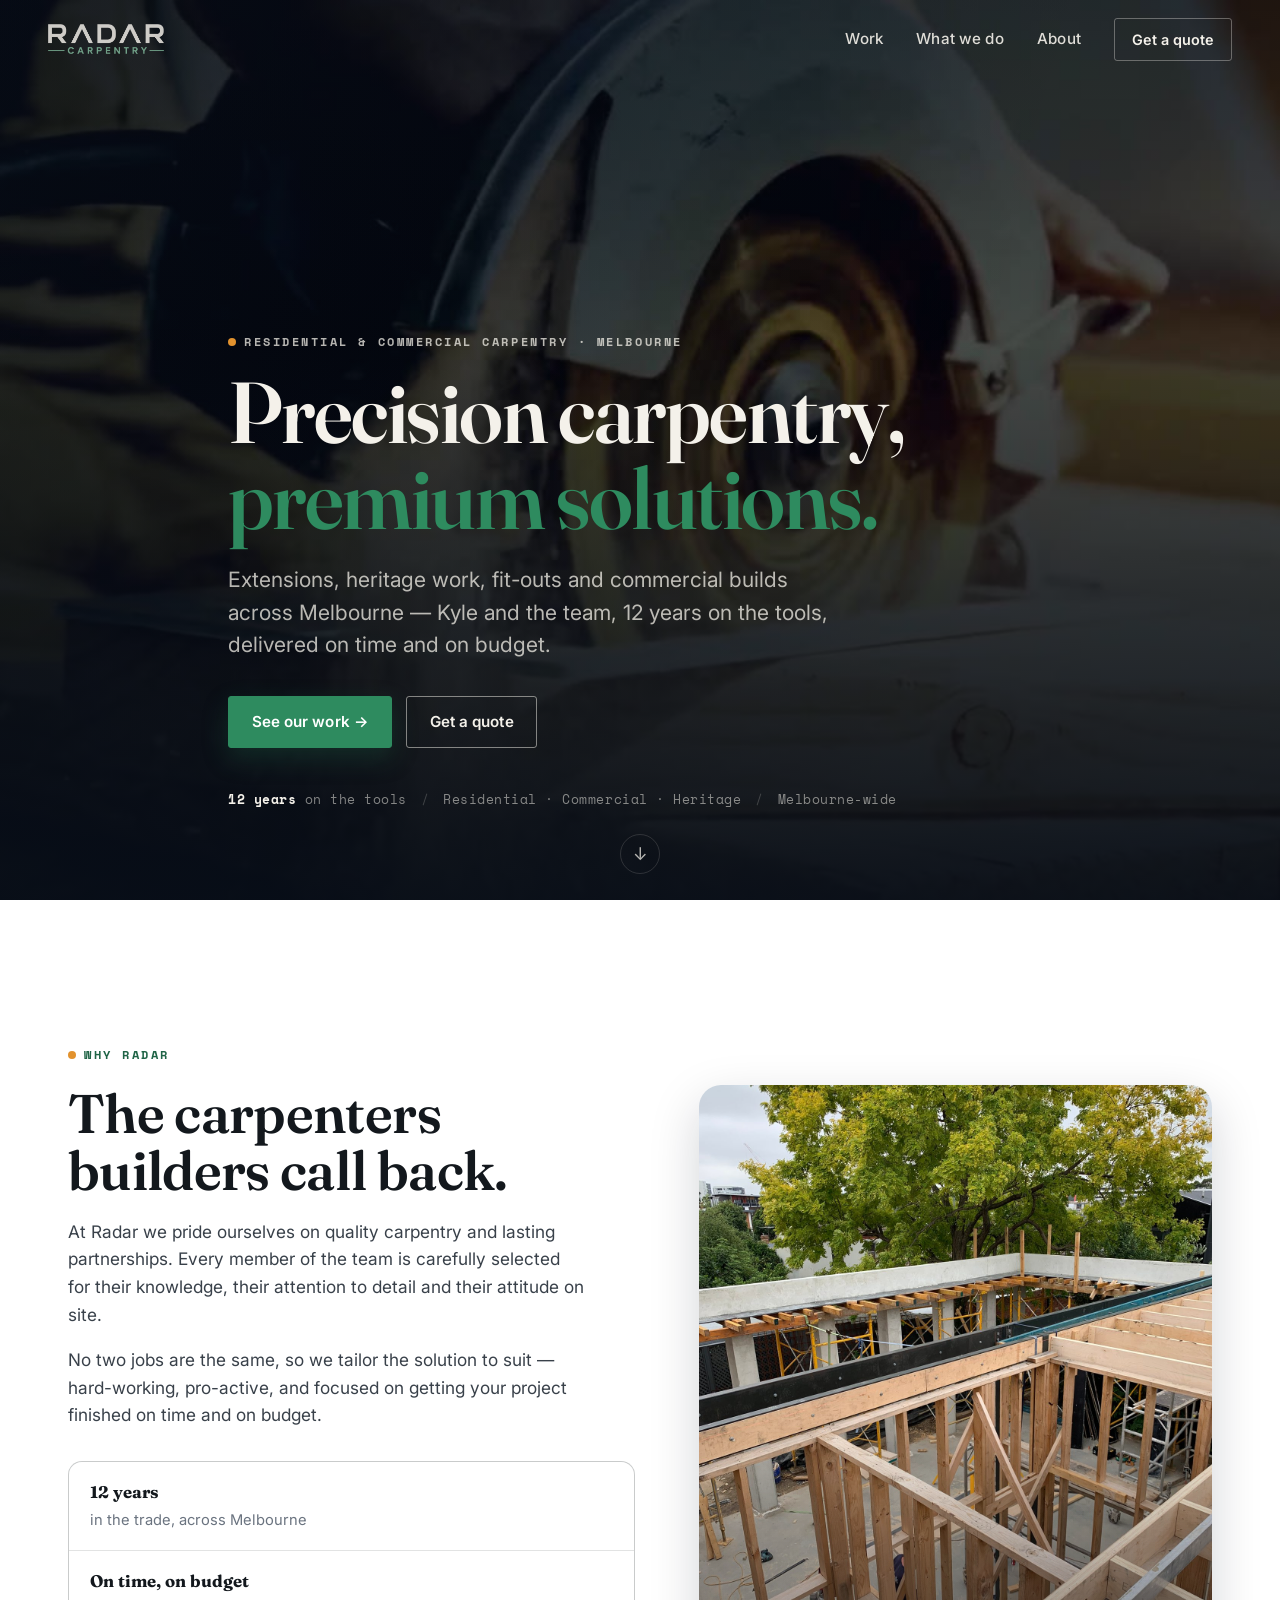
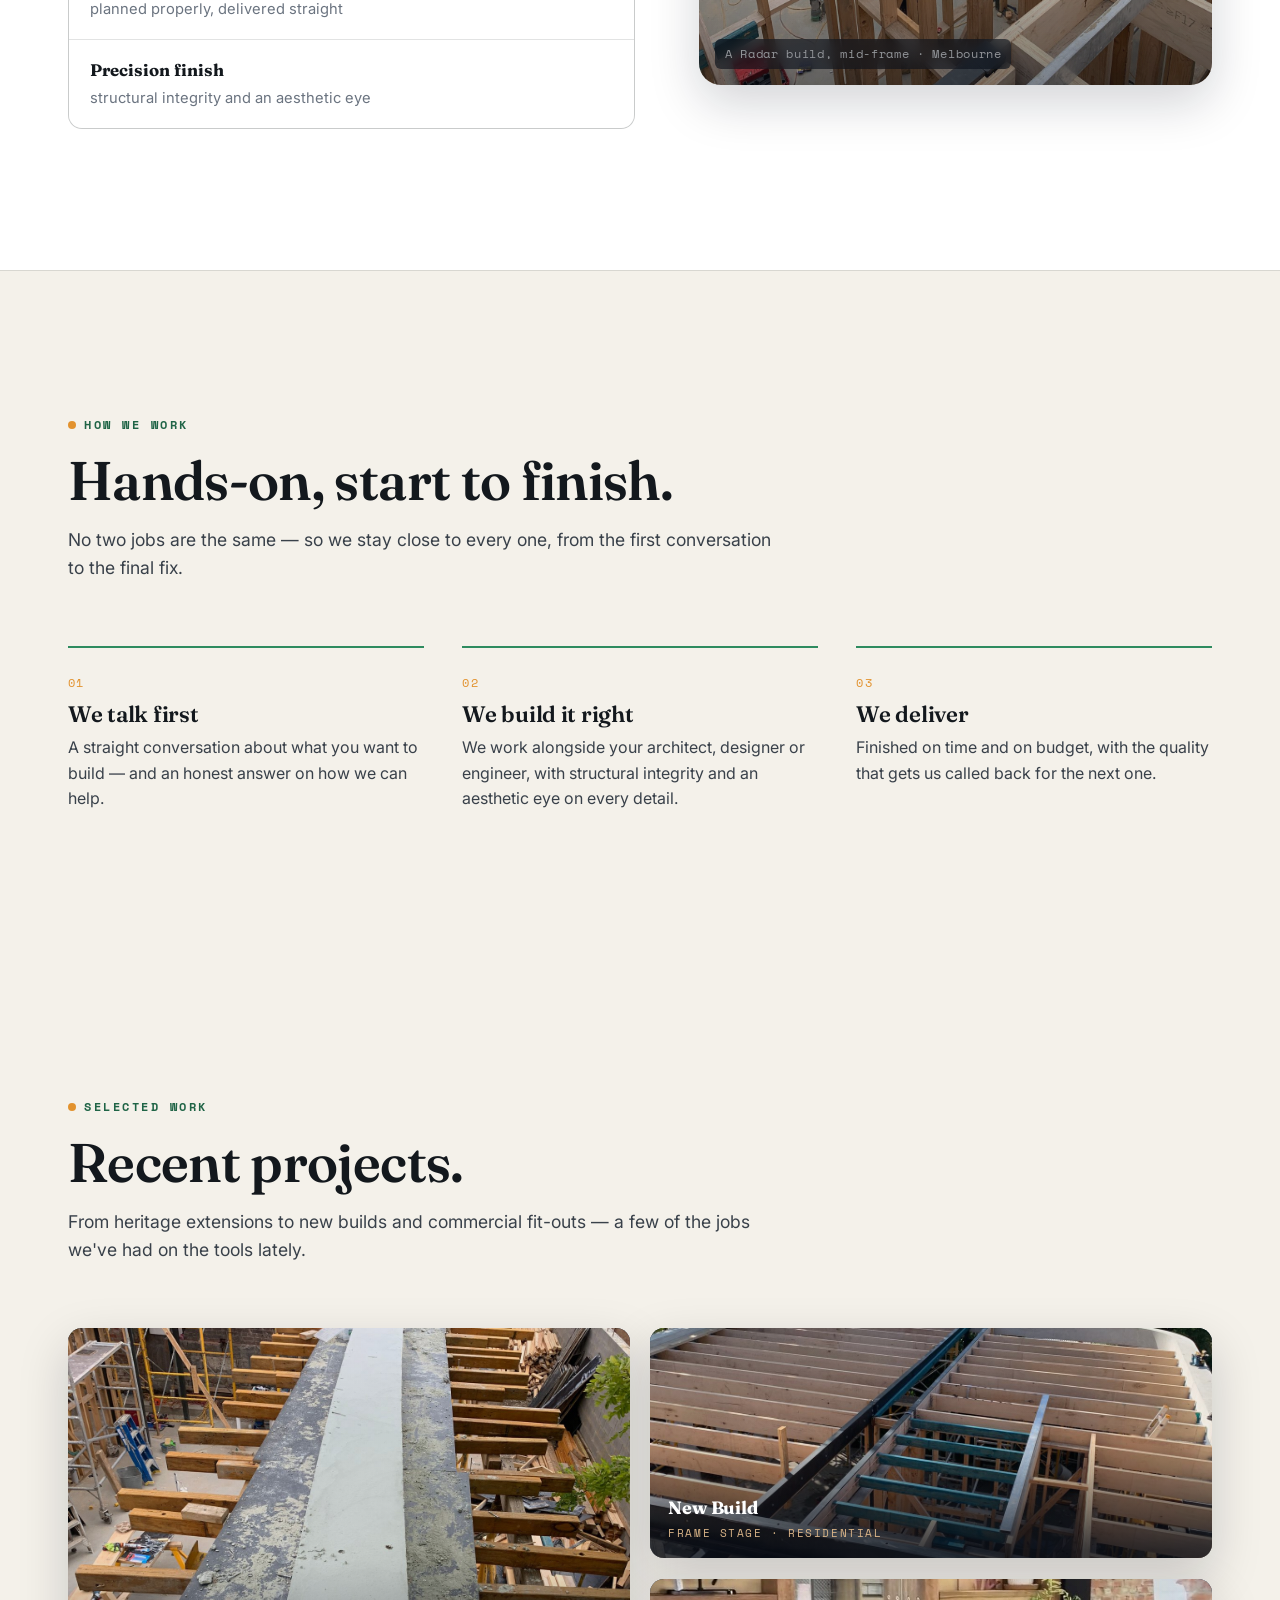
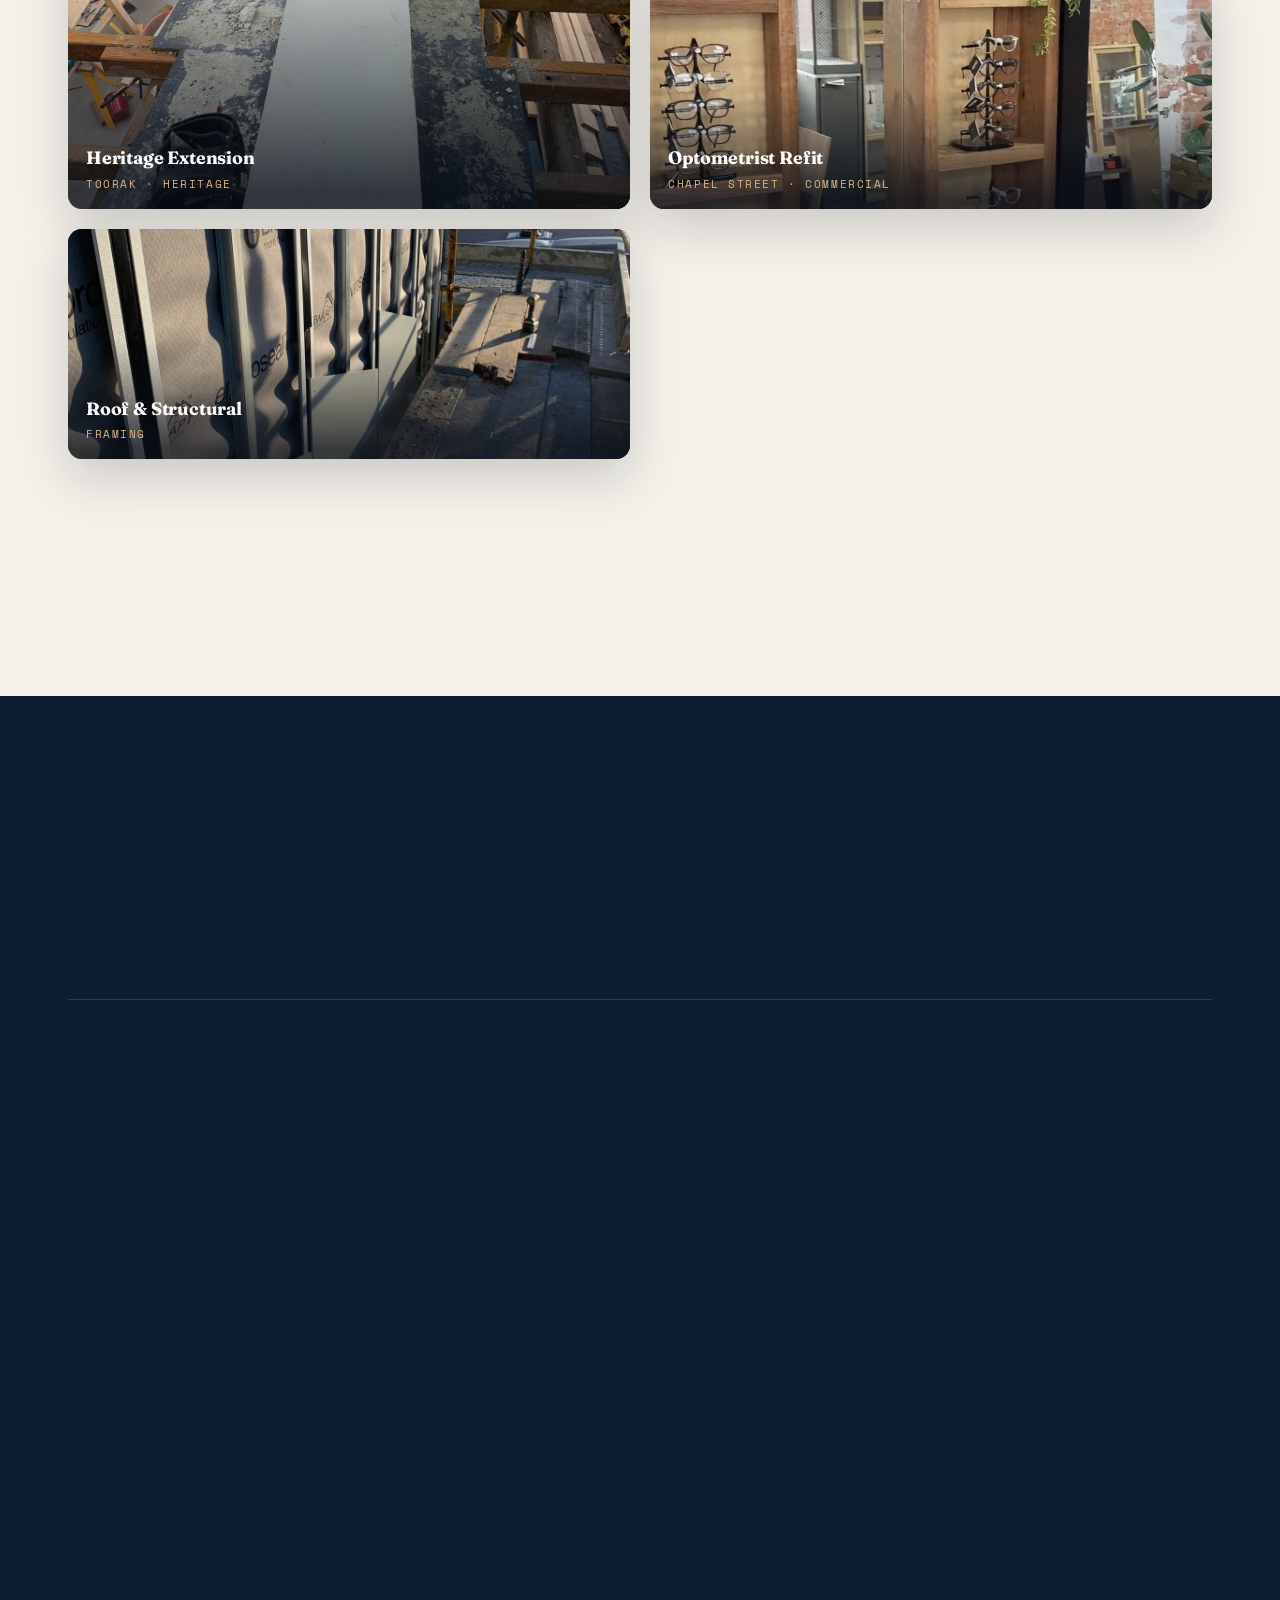
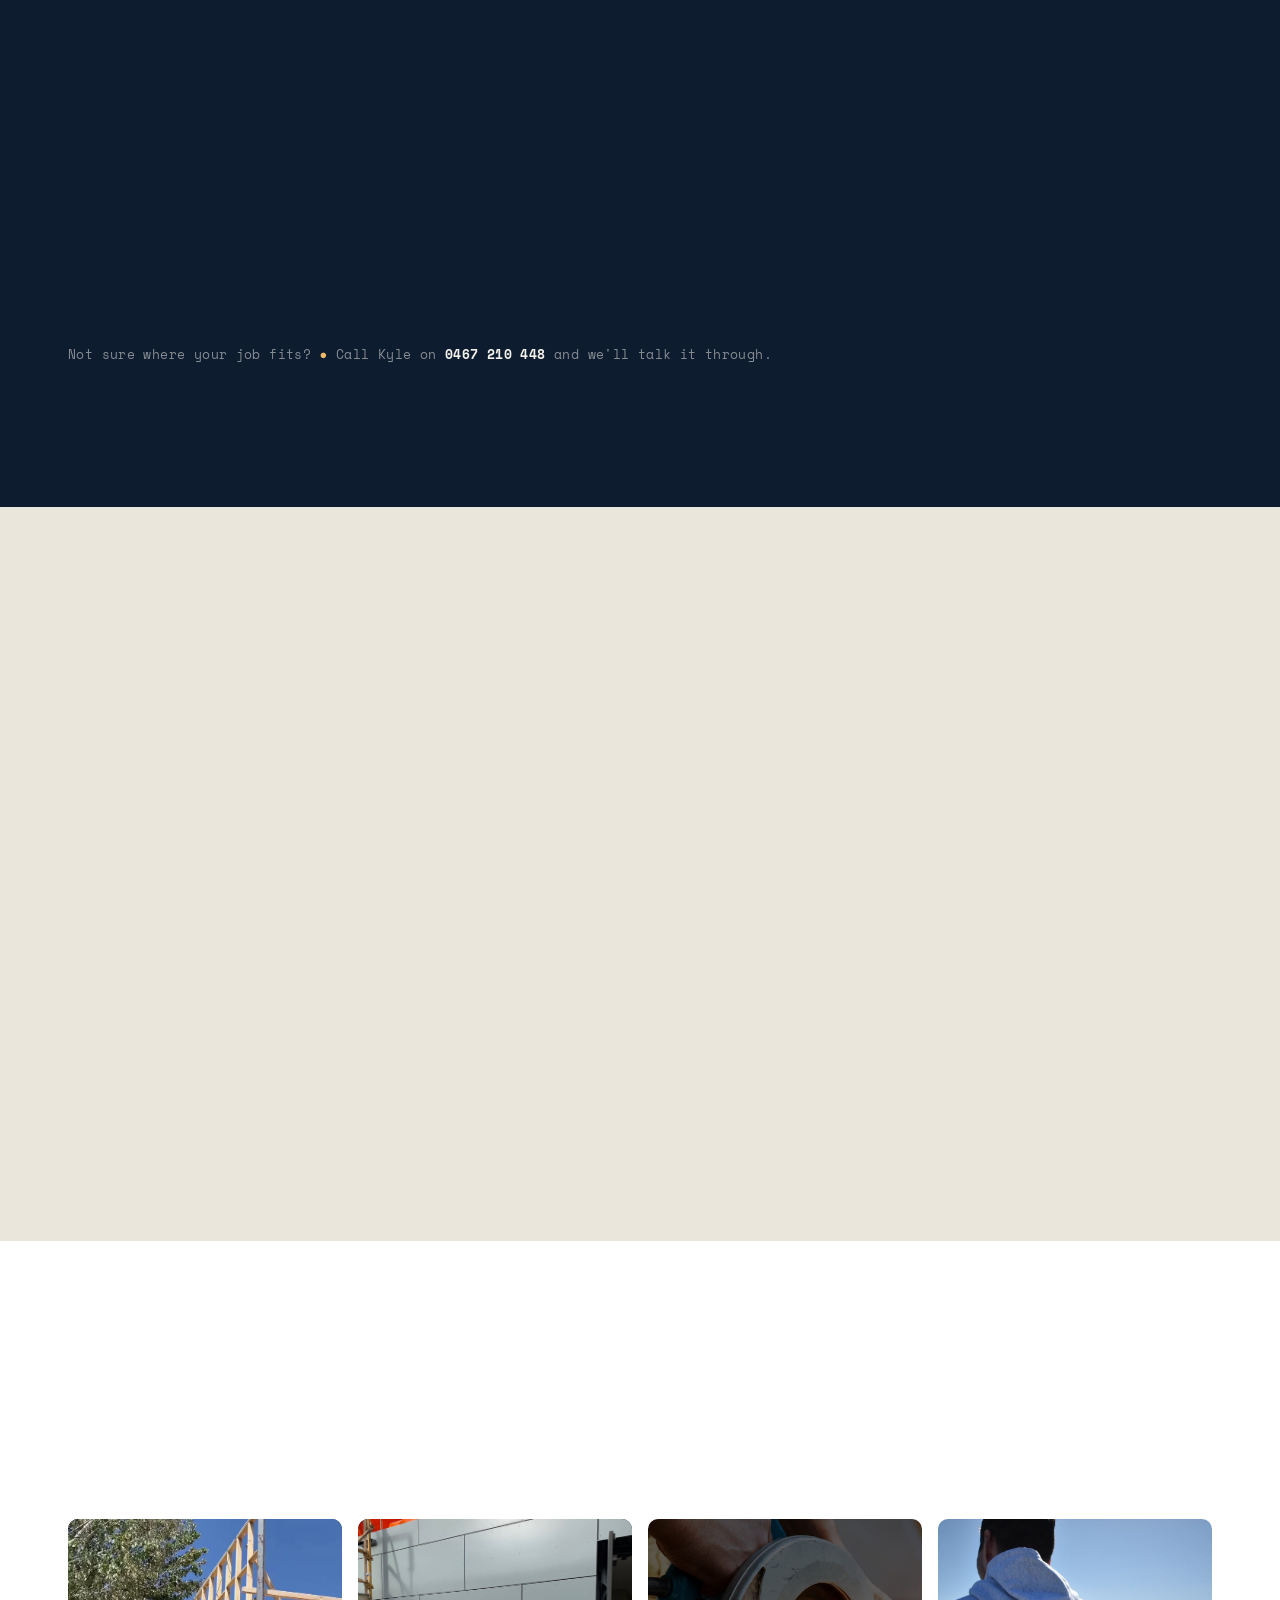
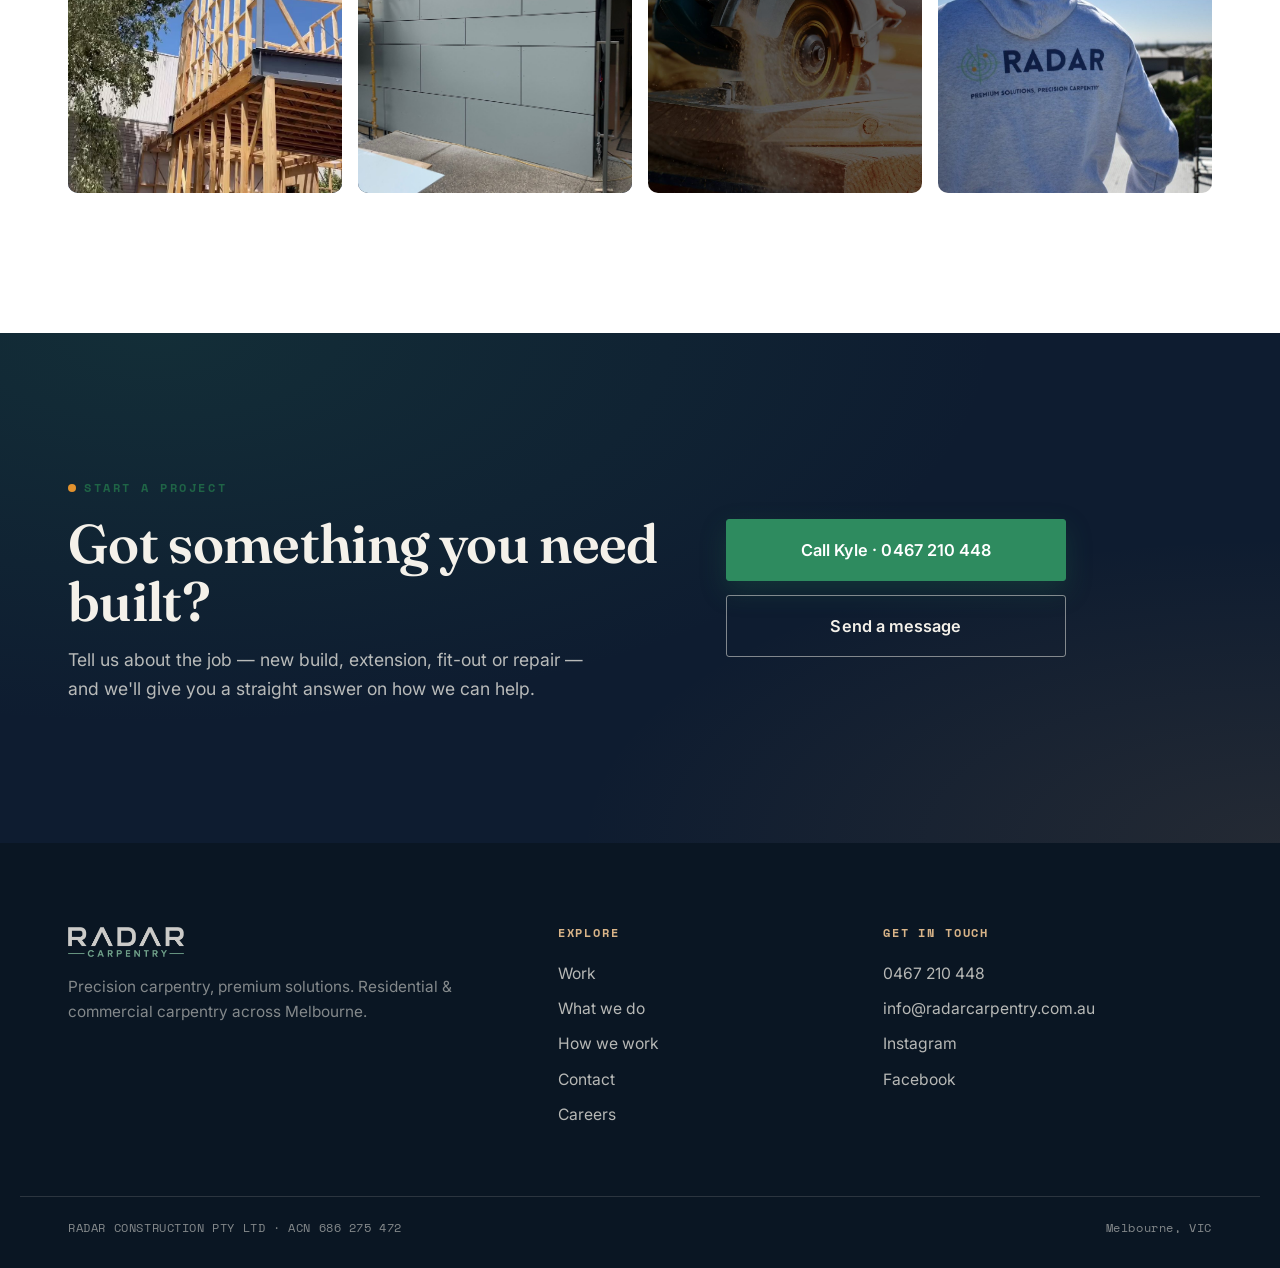
<file: index.html>
<!doctype html>
<html lang="en-AU">
<head>
<meta charset="utf-8">
<meta name="viewport" content="width=device-width,initial-scale=1">
<meta name="robots" content="noindex,nofollow">
<title>RADAR Carpentry · Precision Carpentry, Melbourne — residential, commercial &amp; heritage</title>
<meta name="description" content="RADAR Carpentry is a Melbourne carpentry team with 12 years' experience — residential builds, extensions, heritage and remedial work, decking, cladding and commercial fit-outs. Precision carpentry, premium solutions. Delivered on time and on budget.">
<link rel="preconnect" href="https://fonts.googleapis.com">
<link rel="preconnect" href="https://fonts.gstatic.com" crossorigin>
<link href="https://fonts.googleapis.com/css2?family=Fraunces:opsz,wght@9..144,400;9..144,500;9..144,600;9..144,700&family=Inter:wght@400;500;600;700&family=Space+Mono:wght@400;700&display=swap" rel="stylesheet">
<link rel="stylesheet" href="tokens.css">
<link rel="stylesheet" href="styles.css">
</head>
<body>

<!-- NAV -->
<nav class="nav" id="nav">
  <a class="brand" href="index.html" aria-label="RADAR Carpentry home">
    <img src="assets/images/radar-wordmark-ondark.png" alt="RADAR Carpentry" class="brand-logo">
  </a>
  <div class="nav-links">
    <a href="projects.html">Work</a>
    <a href="#services">What we do</a>
    <a href="#about">About</a>
    <a class="btn btn-ghost" href="contact.html">Get a quote</a>
  </div>
  <button class="nav-toggle" id="navToggle" aria-label="Menu"><span></span><span></span><span></span></button>
  <div class="nav-drawer" id="navDrawer">
    <a href="projects.html">Work</a>
    <a href="#services">What we do</a>
    <a href="#about">About</a>
    <a href="#reviews">Reviews</a>
    <a class="btn btn-ghost" href="contact.html">Get a quote</a>
  </div>
</nav>

<!-- HERO · full-bleed cinematic real-footage video -->
<header class="hero" id="top">
  <div class="hero-media">
    <video autoplay muted loop playsinline poster="assets/images/hero-poster.jpg">
      <source src="assets/video/hero.mp4?v=1" type="video/mp4">
    </video>
    <div class="hero-scrim" aria-hidden="true"></div>
  </div>
  <div class="wrap hero-inner">
    <span class="kicker">Residential &amp; commercial carpentry · Melbourne</span>
    <h1>Precision carpentry,<br><span class="g">premium solutions.</span></h1>
    <p class="hero-sub">Extensions, heritage work, fit-outs and commercial builds across Melbourne — Kyle and the team, 12 years on the tools, delivered on time and on budget.</p>
    <div class="hero-cta">
      <a class="btn btn-primary" href="projects.html">See our work →</a>
      <a class="btn btn-line" href="contact.html">Get a quote</a>
    </div>
    <div class="hero-meta">
      <span><b>12 years</b> on the tools</span>
      <span class="dot">/</span>
      <span>Residential · Commercial · Heritage</span>
      <span class="dot">/</span>
      <span>Melbourne-wide</span>
    </div>
  </div>
  <a class="scroll-cue" href="#about" aria-label="Scroll">↓</a>
</header>

<!-- ABOUT / WHY -->
<section class="sec about" id="about">
  <div class="wrap about-wrap">
    <div class="about-copy reveal">
      <span class="kicker green">Why Radar</span>
      <h2>The carpenters builders call back.</h2>
      <p>At Radar we pride ourselves on quality carpentry and lasting partnerships. Every member of the team is carefully selected for their knowledge, their attention to detail and their attitude on site.</p>
      <p>No two jobs are the same, so we tailor the solution to suit — hard-working, pro-active, and focused on getting your project finished on time and on budget.</p>
      <ul class="about-list">
        <li><b>12 years</b><span>in the trade, across Melbourne</span></li>
        <li><b>On time, on budget</b><span>planned properly, delivered straight</span></li>
        <li><b>Precision finish</b><span>structural integrity and an aesthetic eye</span></li>
      </ul>
    </div>
    <figure class="about-img reveal d1">
      <img src="assets/images/framing-aerial.jpg" alt="Aerial view of a Radar Carpentry timber-framed home under construction" loading="lazy">
      <figcaption>A Radar build, mid-frame · Melbourne</figcaption>
    </figure>
  </div>
</section>

<!-- HOW WE WORK -->
<section class="sec process" id="process">
  <div class="wrap">
    <div class="sec-head reveal">
      <span class="kicker green">How we work</span>
      <h2>Hands-on, start to finish.</h2>
      <p>No two jobs are the same — so we stay close to every one, from the first conversation to the final fix.</p>
    </div>
    <div class="proc-grid">
      <div class="proc reveal"><span class="n">01</span><h3>We talk first</h3><p>A straight conversation about what you want to build — and an honest answer on how we can help.</p></div>
      <div class="proc reveal d1"><span class="n">02</span><h3>We build it right</h3><p>We work alongside your architect, designer or engineer, with structural integrity and an aesthetic eye on every detail.</p></div>
      <div class="proc reveal d2"><span class="n">03</span><h3>We deliver</h3><p>Finished on time and on budget, with the quality that gets us called back for the next one.</p></div>
    </div>
  </div>
</section>

<!-- FEATURED WORK -->
<section class="sec work" id="work">
  <div class="wrap">
    <div class="sec-head reveal">
      <span class="kicker green">Selected work</span>
      <h2>Recent projects.</h2>
      <p>From heritage extensions to new builds and commercial fit-outs — a few of the jobs we've had on the tools lately.</p>
    </div>
    <div class="work-grid">
      <a class="w-card w-tall reveal" href="projects.html">
        <img src="assets/images/structural-detail.jpg" alt="In-situ columns and beams on a heritage home extension in Toorak" loading="lazy">
        <span class="w-cap"><b>Heritage Extension</b><i>Toorak · Heritage</i></span>
      </a>
      <a class="w-card reveal d1" href="projects.html">
        <img src="assets/images/floor-framing.jpg" alt="Aerial of timber floor framing on a new build" loading="lazy">
        <span class="w-cap"><b>New Build</b><i>Frame stage · Residential</i></span>
      </a>
      <a class="w-card reveal d1" href="projects.html">
        <img src="assets/images/optometrist-fitout.jpg" alt="Completed Chapel Street optometrist commercial fit-out" loading="lazy">
        <span class="w-cap"><b>Optometrist Refit</b><i>Chapel Street · Commercial</i></span>
      </a>
      <a class="w-card w-wide reveal" href="projects.html">
        <img src="assets/images/steel-roof.jpg" alt="Steel and timber roof framing detail" loading="lazy">
        <span class="w-cap"><b>Roof &amp; Structural</b><i>Framing</i></span>
      </a>
    </div>
    <div class="work-more reveal d1"><a class="btn btn-dark" href="projects.html">View all projects →</a></div>
  </div>
</section>

<!-- WHAT WE DO -->
<section class="sec services" id="services">
  <div class="wrap">
    <div class="sec-head light reveal">
      <span class="kicker timber">What we do</span>
      <h2>One team, the whole build.</h2>
    </div>
    <div class="svc-list">
      <div class="svc-row reveal"><span class="n">01</span><h3>Residential Builds</h3><p>New homes framed and brought to lock-up and fix, with a structural finish that lasts.</p></div>
      <div class="svc-row reveal"><span class="n">02</span><h3>Extensions</h3><p>Space and flow added to existing homes — old meets new, with correct junction detailing.</p></div>
      <div class="svc-row reveal"><span class="n">03</span><h3>Heritage &amp; Remedial</h3><p>Sympathetic repairs and works on period homes, done with respect for the original.</p></div>
      <div class="svc-row reveal"><span class="n">04</span><h3>Decking &amp; Cladding</h3><p>Timber decks and external cladding, weather-detailed and built to take the years.</p></div>
      <div class="svc-row reveal"><span class="n">05</span><h3>Flooring</h3><p>Solid, level subfloors and finished flooring, laid right the first time.</p></div>
      <div class="svc-row reveal"><span class="n">06</span><h3>Commercial Fit-out</h3><p>Shop and office fit-outs delivered cleanly, on program, around your trade.</p></div>
      <div class="svc-row reveal"><span class="n">07</span><h3>Event Activations</h3><p>Temporary structures, stage sets and exhibition builds — delivered to deadline, struck clean.</p></div>
      <div class="svc-row reveal"><span class="n">08</span><h3>Labour Hire</h3><p>Skilled carpenters on contract or hourly, ready to support your build at short notice.</p></div>
    </div>
    <p class="svc-note">Not sure where your job fits? <span class="amber">●</span> Call Kyle on <b>0467 210 448</b> and we'll talk it through.</p>
  </div>
</section>

<!-- TESTIMONIAL -->
<section class="sec proof" id="reviews">
  <div class="wrap">
    <figure class="big-quote reveal">
      <span class="kicker green center">In their words</span>
      <blockquote>Kyle is lovely, punctual and a clear communicator. His workmanship is outstanding due to his attention to detail and problem-solving ability. Hired by a designer with big plans for a carport-to-outdoor-living conversion, he used his thorough understanding of structural integrity and aesthetic eye to bring the vision to life.</blockquote>
      <figcaption>Anneli J. · Homeowner</figcaption>
    </figure>
  </div>
</section>

<!-- INSTAGRAM -->
<section class="sec ig" id="instagram">
  <div class="wrap">
    <div class="ig-head reveal">
      <div>
        <span class="kicker">On the tools</span>
        <h2>Follow the build.</h2>
      </div>
      <a class="btn btn-dark" href="https://www.instagram.com/radarcarpentry" target="_blank" rel="noopener">@radarcarpentry →</a>
    </div>
    <div class="ig-grid">
      <a class="ig-cell reveal" href="https://www.instagram.com/radarcarpentry" target="_blank" rel="noopener"><img src="assets/images/deck-framing.jpg" alt="Timber deck framing"></a>
      <a class="ig-cell reveal d1" href="https://www.instagram.com/radarcarpentry" target="_blank" rel="noopener"><img src="assets/images/cladding.jpg" alt="External cladding detail"></a>
      <a class="ig-cell reveal d1" href="https://www.instagram.com/radarcarpentry" target="_blank" rel="noopener"><img src="assets/images/craft-saw.jpg" alt="Precision saw cut on site"></a>
      <a class="ig-cell reveal d2" href="https://www.instagram.com/radarcarpentry" target="_blank" rel="noopener"><img src="assets/images/team-onsite.jpg" alt="The Radar team on site"></a>
    </div>
  </div>
</section>

<!-- CONTACT CTA -->
<section class="sec cta" id="cta">
  <div class="wrap cta-wrap">
    <div class="cta-copy reveal">
      <span class="kicker green">Start a project</span>
      <h2>Got something you need built?</h2>
      <p>Tell us about the job — new build, extension, fit-out or repair — and we'll give you a straight answer on how we can help.</p>
    </div>
    <div class="cta-actions reveal d1">
      <a class="btn btn-primary big" href="tel:0467210448">Call Kyle · 0467 210 448</a>
      <a class="btn btn-line big" href="contact.html">Send a message</a>
    </div>
  </div>
</section>

<!-- FOOTER -->
<footer class="foot">
  <div class="wrap foot-grid">
    <div class="foot-brand">
      <a class="brand" href="index.html" aria-label="RADAR Carpentry home">
        <img src="assets/images/radar-wordmark-ondark.png" alt="RADAR Carpentry" class="foot-logo">
      </a>
      <p>Precision carpentry, premium solutions. Residential &amp; commercial carpentry across Melbourne.</p>
    </div>
    <div class="foot-col">
      <h4>Explore</h4>
      <a href="projects.html">Work</a>
      <a href="#services">What we do</a>
      <a href="#process">How we work</a>
      <a href="contact.html">Contact</a>
      <a href="contact.html#careers">Careers</a>
    </div>
    <div class="foot-col">
      <h4>Get in touch</h4>
      <a href="tel:0467210448">0467 210 448</a>
      <a href="mailto:info@radarcarpentry.com.au">info@radarcarpentry.com.au</a>
      <a href="https://www.instagram.com/radarcarpentry" target="_blank" rel="noopener">Instagram</a>
      <a href="https://www.facebook.com/profile.php?id=100093024024191" target="_blank" rel="noopener">Facebook</a>
    </div>
  </div>
  <div class="wrap foot-base">
    <span>RADAR CONSTRUCTION PTY LTD · ACN 686 275 472</span>
    <span>Melbourne, VIC</span>
  </div>
</footer>

<script src="main.js"></script>
</body>
</html>
</file>
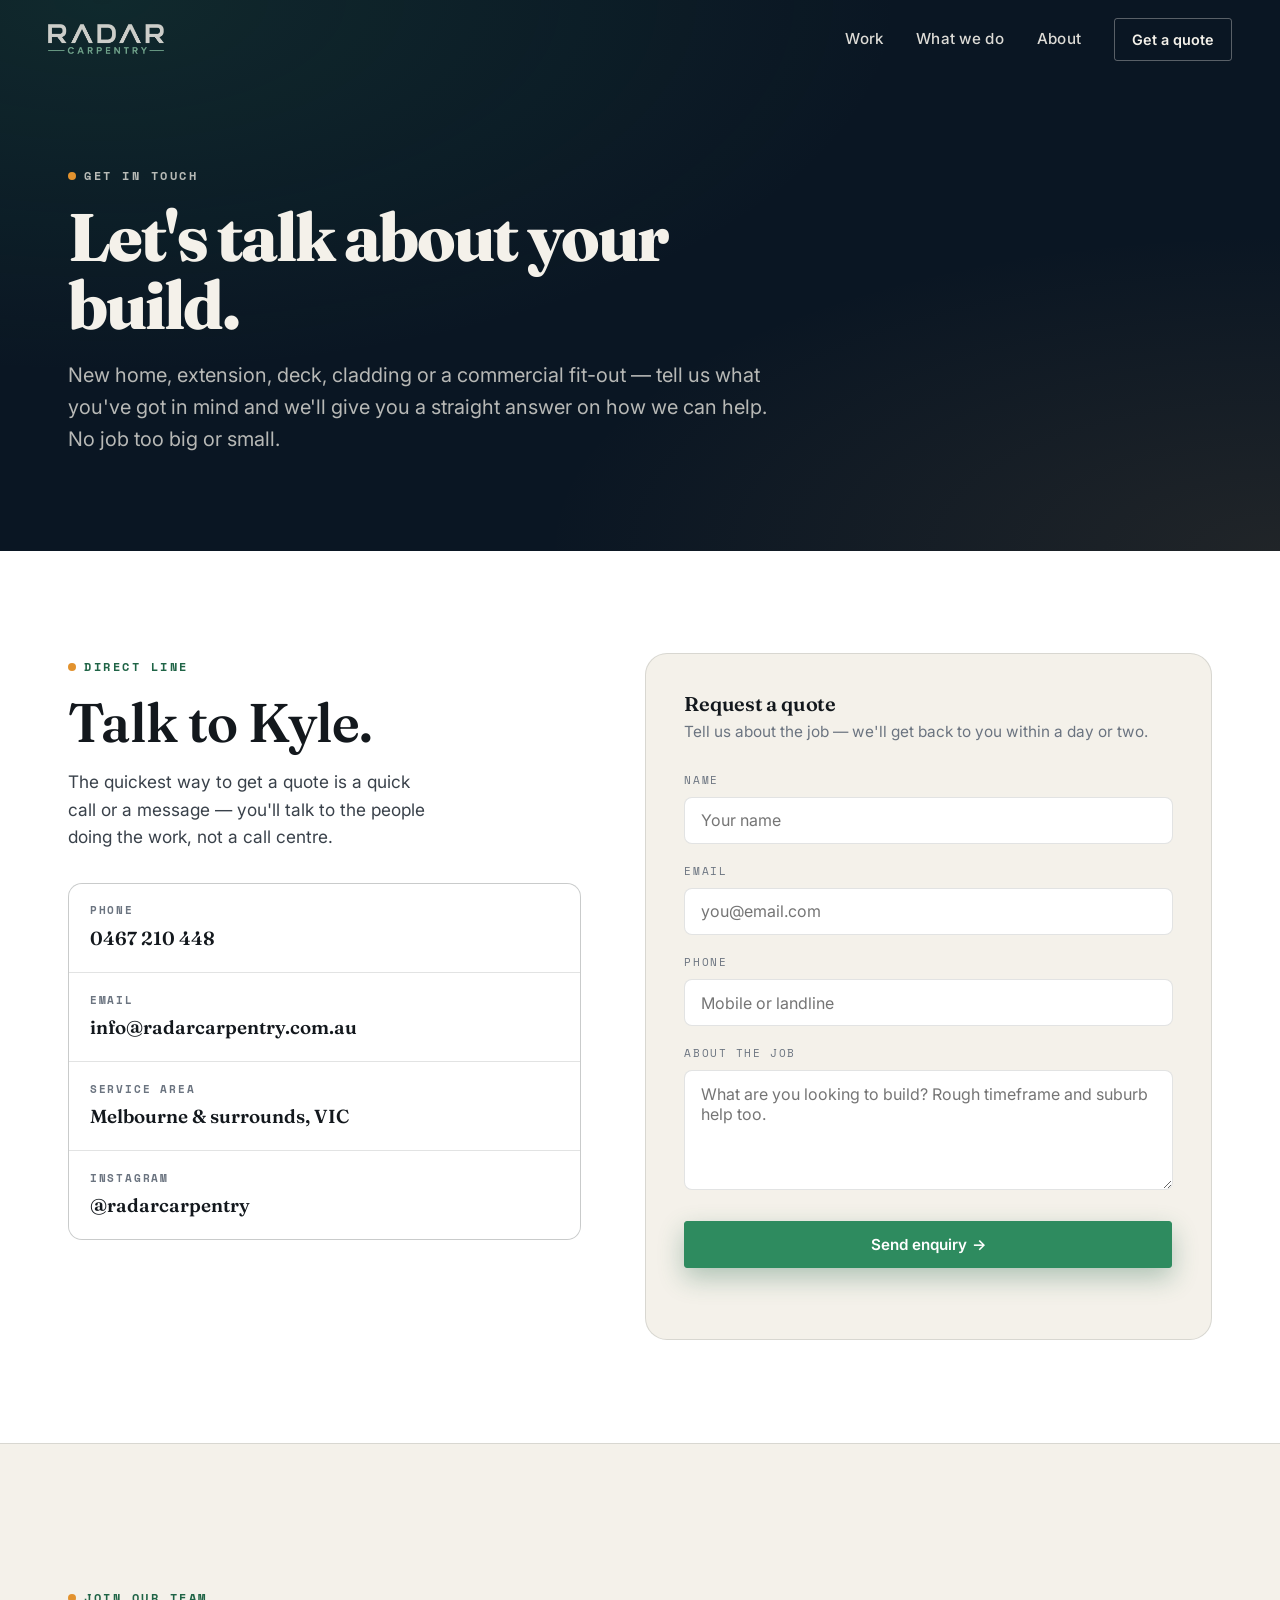
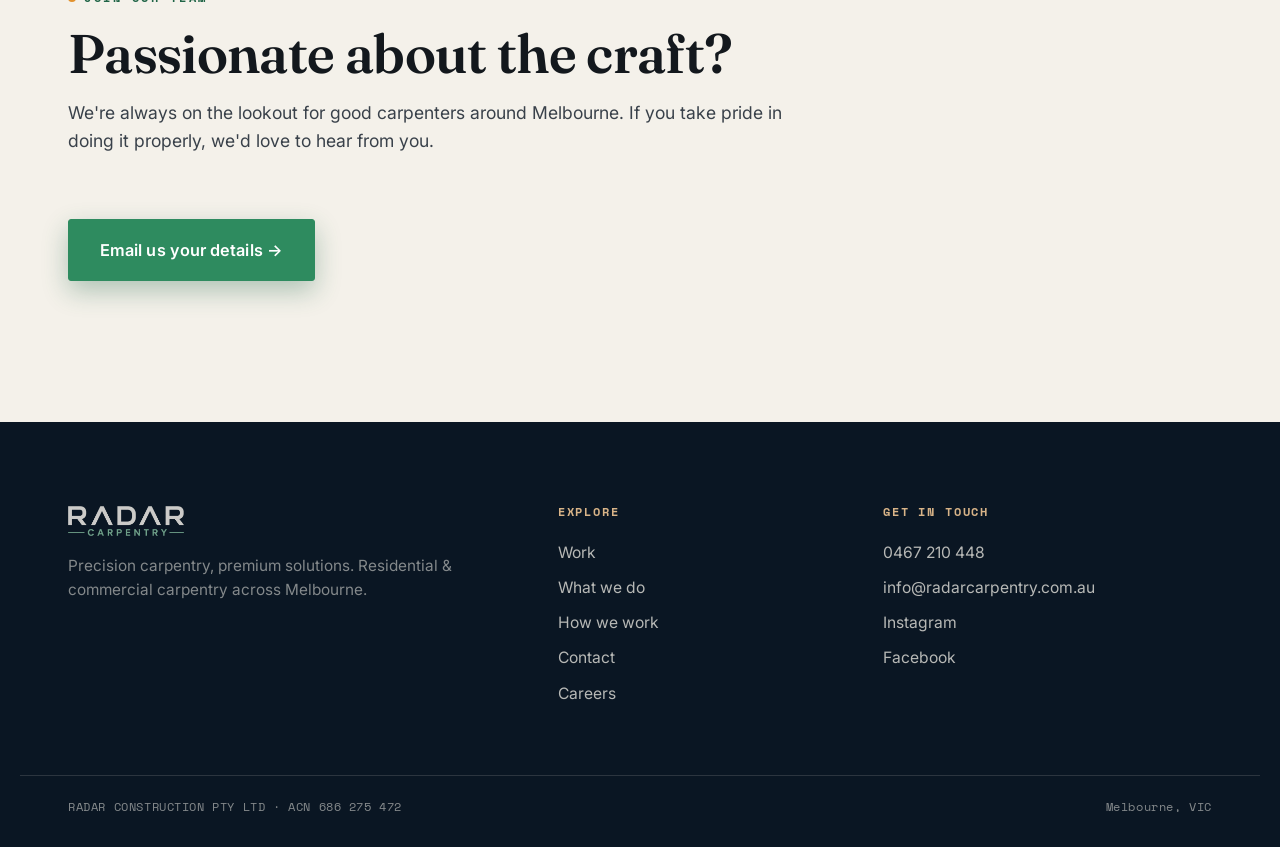
<file: contact.html>
<!doctype html>
<html lang="en-AU">
<head>
<meta charset="utf-8">
<meta name="viewport" content="width=device-width,initial-scale=1">
<meta name="robots" content="noindex,nofollow">
<title>Get a quote · RADAR Carpentry — Melbourne</title>
<meta name="description" content="Get in touch with RADAR Carpentry — call Kyle on 0467 210 448, email info@radarcarpentry.com.au, or send us a message about your build. Carpentry across Melbourne.">
<link rel="preconnect" href="https://fonts.googleapis.com">
<link rel="preconnect" href="https://fonts.gstatic.com" crossorigin>
<link href="https://fonts.googleapis.com/css2?family=Fraunces:opsz,wght@9..144,400;9..144,500;9..144,600;9..144,700&family=Inter:wght@400;500;600;700&family=Space+Mono:wght@400;700&display=swap" rel="stylesheet">
<link rel="stylesheet" href="tokens.css">
<link rel="stylesheet" href="styles.css">
</head>
<body>

<!-- NAV -->
<nav class="nav scrolled" id="nav">
  <a class="brand" href="index.html" aria-label="RADAR Carpentry home">
    <img src="assets/images/radar-wordmark-ondark.png" alt="RADAR Carpentry" class="brand-logo">
  </a>
  <div class="nav-links">
    <a href="projects.html">Work</a>
    <a href="index.html#services">What we do</a>
    <a href="index.html#about">About</a>
    <a class="btn btn-ghost" href="contact.html">Get a quote</a>
  </div>
  <button class="nav-toggle" id="navToggle" aria-label="Menu"><span></span><span></span><span></span></button>
  <div class="nav-drawer" id="navDrawer">
    <a href="projects.html">Work</a>
    <a href="index.html#services">What we do</a>
    <a href="index.html#about">About</a>
    <a href="contact.html">Contact</a>
    <a class="btn btn-ghost" href="contact.html">Get a quote</a>
  </div>
</nav>

<!-- PAGE HERO -->
<header class="page-hero">
  <div class="wrap">
    <span class="kicker">Get in touch</span>
    <h1>Let's talk about your build.</h1>
    <p>New home, extension, deck, cladding or a commercial fit-out — tell us what you've got in mind and we'll give you a straight answer on how we can help. No job too big or small.</p>
  </div>
</header>

<!-- CONTACT -->
<section class="contact">
  <div class="wrap contact-wrap">

    <div class="contact-info reveal">
      <span class="kicker green">Direct line</span>
      <h2>Talk to Kyle.</h2>
      <p>The quickest way to get a quote is a quick call or a message — you'll talk to the people doing the work, not a call centre.</p>
      <ul class="contact-list">
        <li><span class="lbl">Phone</span><a href="tel:0467210448">0467 210 448</a></li>
        <li><span class="lbl">Email</span><a href="mailto:info@radarcarpentry.com.au">info@radarcarpentry.com.au</a></li>
        <li><span class="lbl">Service area</span><span>Melbourne &amp; surrounds, VIC</span></li>
        <li><span class="lbl">Instagram</span><a href="https://www.instagram.com/radarcarpentry" target="_blank" rel="noopener">@radarcarpentry</a></li>
      </ul>
    </div>

    <div class="form reveal d1">
      <h3>Request a quote</h3>
      <p class="sub">Tell us about the job — we'll get back to you within a day or two.</p>
      <form id="quoteForm" novalidate>
        <div class="field">
          <label for="f-name">Name</label>
          <input id="f-name" name="name" type="text" autocomplete="name" placeholder="Your name" required>
        </div>
        <div class="field">
          <label for="f-email">Email</label>
          <input id="f-email" name="email" type="email" autocomplete="email" placeholder="you@email.com" required>
        </div>
        <div class="field">
          <label for="f-phone">Phone</label>
          <input id="f-phone" name="phone" type="tel" autocomplete="tel" placeholder="Mobile or landline">
        </div>
        <div class="field">
          <label for="f-message">About the job</label>
          <textarea id="f-message" name="message" placeholder="What are you looking to build? Rough timeframe and suburb help too." required></textarea>
        </div>
        <button class="btn btn-primary" type="submit">Send enquiry →</button>
        <p class="form-note" id="formNote" role="status" aria-live="polite"></p>
      </form>
    </div>

  </div>
</section>

<!-- CAREERS -->
<section class="sec process" id="careers">
  <div class="wrap">
    <div class="sec-head reveal">
      <span class="kicker green">Join our team</span>
      <h2>Passionate about the craft?</h2>
      <p>We're always on the lookout for good carpenters around Melbourne. If you take pride in doing it properly, we'd love to hear from you.</p>
    </div>
    <a class="btn btn-primary big reveal d1" href="mailto:info@radarcarpentry.com.au?subject=Careers%20enquiry%20%E2%80%94%20RADAR%20Carpentry">Email us your details →</a>
  </div>
</section>

<!-- FOOTER -->
<footer class="foot">
  <div class="wrap foot-grid">
    <div class="foot-brand">
      <a class="brand" href="index.html" aria-label="RADAR Carpentry home">
        <img src="assets/images/radar-wordmark-ondark.png" alt="RADAR Carpentry" class="foot-logo">
      </a>
      <p>Precision carpentry, premium solutions. Residential &amp; commercial carpentry across Melbourne.</p>
    </div>
    <div class="foot-col">
      <h4>Explore</h4>
      <a href="projects.html">Work</a>
      <a href="index.html#services">What we do</a>
      <a href="index.html#process">How we work</a>
      <a href="contact.html">Contact</a>
      <a href="contact.html#careers">Careers</a>
    </div>
    <div class="foot-col">
      <h4>Get in touch</h4>
      <a href="tel:0467210448">0467 210 448</a>
      <a href="mailto:info@radarcarpentry.com.au">info@radarcarpentry.com.au</a>
      <a href="https://www.instagram.com/radarcarpentry" target="_blank" rel="noopener">Instagram</a>
      <a href="https://www.facebook.com/profile.php?id=100093024024191" target="_blank" rel="noopener">Facebook</a>
    </div>
  </div>
  <div class="wrap foot-base">
    <span>RADAR CONSTRUCTION PTY LTD · ACN 686 275 472</span>
    <span>Melbourne, VIC</span>
  </div>
</footer>

<script src="main.js"></script>
</body>
</html>
</file>
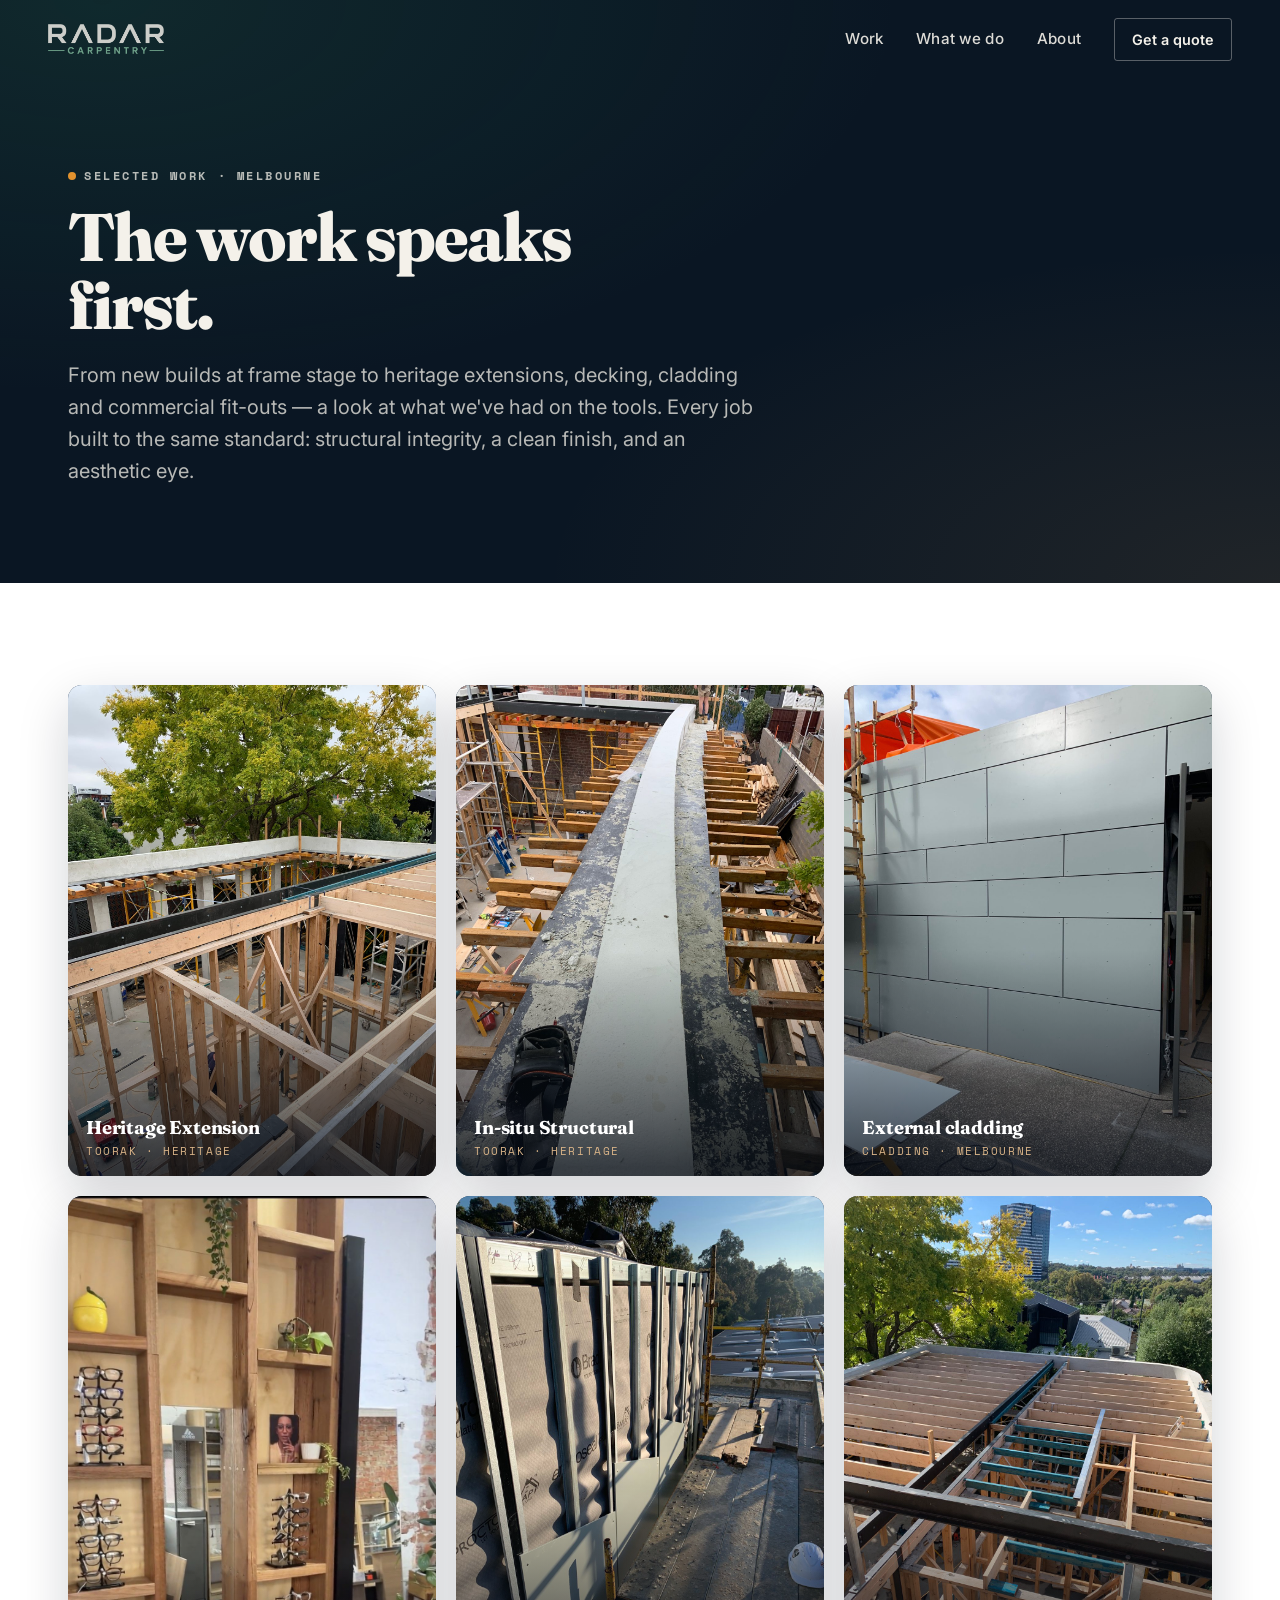
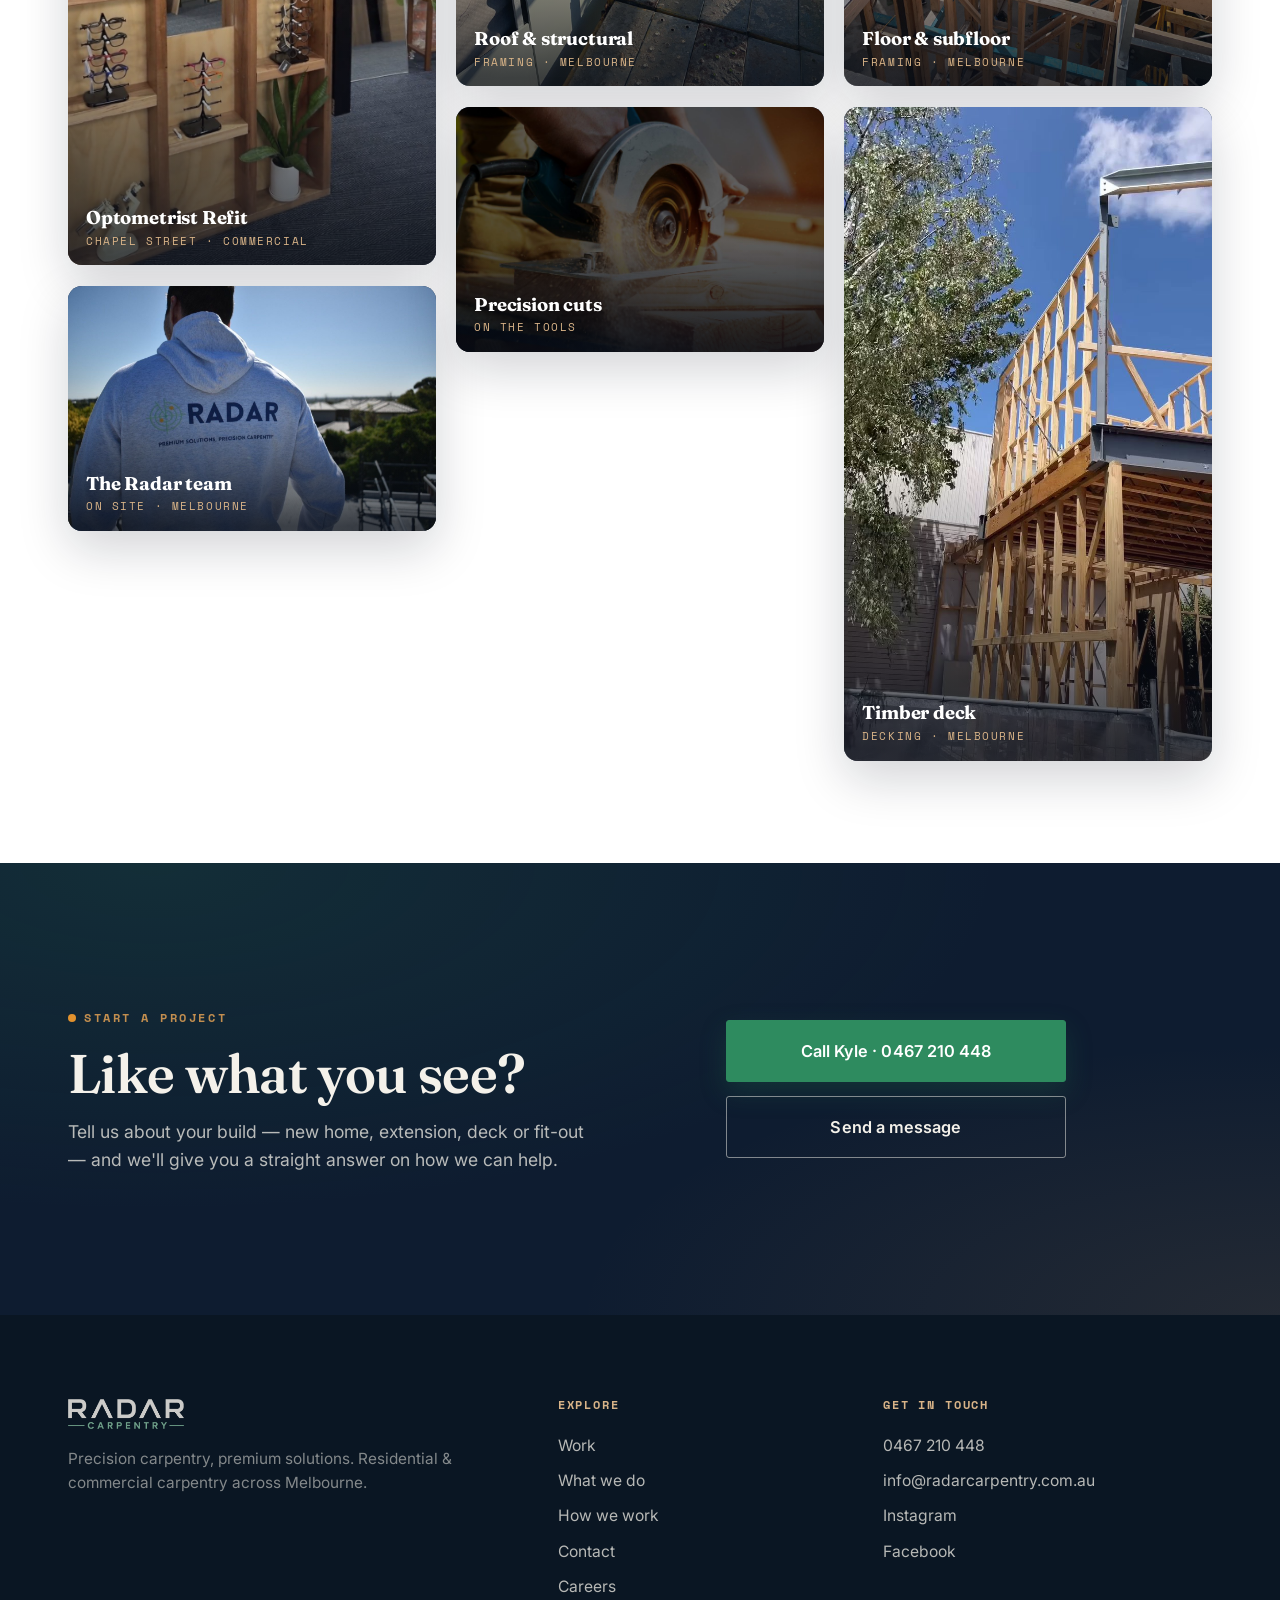
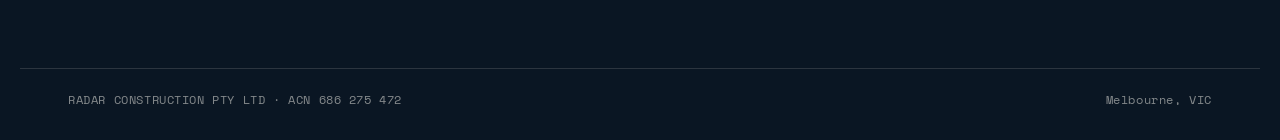
<file: projects.html>
<!doctype html>
<html lang="en-AU">
<head>
<meta charset="utf-8">
<meta name="viewport" content="width=device-width,initial-scale=1">
<meta name="robots" content="noindex,nofollow">
<title>Our work · RADAR Carpentry — Melbourne carpentry projects</title>
<meta name="description" content="Selected carpentry projects from RADAR — residential builds, heritage extensions, structural framing, decking, cladding and commercial fit-outs across Melbourne.">
<link rel="preconnect" href="https://fonts.googleapis.com">
<link rel="preconnect" href="https://fonts.gstatic.com" crossorigin>
<link href="https://fonts.googleapis.com/css2?family=Fraunces:opsz,wght@9..144,400;9..144,500;9..144,600;9..144,700&family=Inter:wght@400;500;600;700&family=Space+Mono:wght@400;700&display=swap" rel="stylesheet">
<link rel="stylesheet" href="tokens.css">
<link rel="stylesheet" href="styles.css">
</head>
<body>

<!-- NAV -->
<nav class="nav scrolled" id="nav">
  <a class="brand" href="index.html" aria-label="RADAR Carpentry home">
    <img src="assets/images/radar-wordmark-ondark.png" alt="RADAR Carpentry" class="brand-logo">
  </a>
  <div class="nav-links">
    <a href="projects.html">Work</a>
    <a href="index.html#services">What we do</a>
    <a href="index.html#about">About</a>
    <a class="btn btn-ghost" href="contact.html">Get a quote</a>
  </div>
  <button class="nav-toggle" id="navToggle" aria-label="Menu"><span></span><span></span><span></span></button>
  <div class="nav-drawer" id="navDrawer">
    <a href="projects.html">Work</a>
    <a href="index.html#services">What we do</a>
    <a href="index.html#about">About</a>
    <a href="contact.html">Contact</a>
    <a class="btn btn-ghost" href="contact.html">Get a quote</a>
  </div>
</nav>

<!-- PAGE HERO -->
<header class="page-hero">
  <div class="wrap">
    <span class="kicker">Selected work · Melbourne</span>
    <h1>The work speaks first.</h1>
    <p>From new builds at frame stage to heritage extensions, decking, cladding and commercial fit-outs — a look at what we've had on the tools. Every job built to the same standard: structural integrity, a clean finish, and an aesthetic eye.</p>
  </div>
</header>

<!-- GALLERY -->
<section class="gallery">
  <div class="wrap">
    <div class="gallery-grid">

      <a class="proj-card reveal" href="contact.html">
        <img src="assets/images/framing-aerial.jpg" alt="Aerial view of a heritage home extension under frame in Toorak" loading="lazy">
        <span class="proj-cap"><b>Heritage Extension</b><i>Toorak · Heritage</i></span>
      </a>

      <a class="proj-card reveal" href="contact.html">
        <img src="assets/images/optometrist-fitout.jpg" alt="Completed Chapel Street optometrist commercial fit-out" loading="lazy">
        <span class="proj-cap"><b>Optometrist Refit</b><i>Chapel Street · Commercial</i></span>
      </a>

      <a class="proj-card reveal" href="contact.html">
        <img src="assets/images/team-onsite.jpg" alt="The RADAR Carpentry team on site" loading="lazy">
        <span class="proj-cap"><b>The Radar team</b><i>On site · Melbourne</i></span>
      </a>

      <a class="proj-card reveal" href="contact.html">
        <img src="assets/images/structural-detail.jpg" alt="In-situ columns and beams on a heritage home extension in Toorak" loading="lazy">
        <span class="proj-cap"><b>In-situ Structural</b><i>Toorak · Heritage</i></span>
      </a>

      <a class="proj-card reveal" href="contact.html">
        <img src="assets/images/steel-roof.jpg" alt="Steel and timber roof framing detail" loading="lazy">
        <span class="proj-cap"><b>Roof &amp; structural</b><i>Framing · Melbourne</i></span>
      </a>

      <a class="proj-card reveal" href="contact.html">
        <img src="assets/images/craft-saw.jpg" alt="Circular saw cutting a timber stud on site" loading="lazy">
        <span class="proj-cap"><b>Precision cuts</b><i>On the tools</i></span>
      </a>

      <a class="proj-card reveal" href="contact.html">
        <img src="assets/images/cladding.jpg" alt="External timber cladding on a Melbourne home" loading="lazy">
        <span class="proj-cap"><b>External cladding</b><i>Cladding · Melbourne</i></span>
      </a>

      <a class="proj-card reveal" href="contact.html">
        <img src="assets/images/floor-framing.jpg" alt="Aerial of timber floor framing on a new build" loading="lazy">
        <span class="proj-cap"><b>Floor &amp; subfloor</b><i>Framing · Melbourne</i></span>
      </a>

      <a class="proj-card reveal" href="contact.html">
        <img src="assets/images/deck-framing.jpg" alt="Timber deck framing under construction" loading="lazy">
        <span class="proj-cap"><b>Timber deck</b><i>Decking · Melbourne</i></span>
      </a>

    </div>
  </div>
</section>

<!-- CTA -->
<section class="sec cta">
  <div class="wrap cta-wrap">
    <div class="cta-copy reveal">
      <span class="kicker timber">Start a project</span>
      <h2>Like what you see?</h2>
      <p>Tell us about your build — new home, extension, deck or fit-out — and we'll give you a straight answer on how we can help.</p>
    </div>
    <div class="cta-actions reveal d1">
      <a class="btn btn-primary big" href="tel:0467210448">Call Kyle · 0467 210 448</a>
      <a class="btn btn-line big" href="contact.html">Send a message</a>
    </div>
  </div>
</section>

<!-- FOOTER -->
<footer class="foot">
  <div class="wrap foot-grid">
    <div class="foot-brand">
      <a class="brand" href="index.html" aria-label="RADAR Carpentry home">
        <img src="assets/images/radar-wordmark-ondark.png" alt="RADAR Carpentry" class="foot-logo">
      </a>
      <p>Precision carpentry, premium solutions. Residential &amp; commercial carpentry across Melbourne.</p>
    </div>
    <div class="foot-col">
      <h4>Explore</h4>
      <a href="projects.html">Work</a>
      <a href="index.html#services">What we do</a>
      <a href="index.html#process">How we work</a>
      <a href="contact.html">Contact</a>
      <a href="contact.html#careers">Careers</a>
    </div>
    <div class="foot-col">
      <h4>Get in touch</h4>
      <a href="tel:0467210448">0467 210 448</a>
      <a href="mailto:info@radarcarpentry.com.au">info@radarcarpentry.com.au</a>
      <a href="https://www.instagram.com/radarcarpentry" target="_blank" rel="noopener">Instagram</a>
      <a href="https://www.facebook.com/profile.php?id=100093024024191" target="_blank" rel="noopener">Facebook</a>
    </div>
  </div>
  <div class="wrap foot-base">
    <span>RADAR CONSTRUCTION PTY LTD · ACN 686 275 472</span>
    <span>Melbourne, VIC</span>
  </div>
</footer>

<script src="main.js"></script>
</body>
</html>
</file>
<file: tokens.css>
/* RADAR Carpentry — design tokens
   Navy-dominant (Kyle's brief) + crisp white + forest-green accent (from their logo) + warm timber.
   Type: Sora (display, geometric — echoes the logo) · Inter (body) · Space Mono (precision labels). */
:root{
  /* navy */
  --navy:#0E1C30;
  --navy-900:#0A1623;
  --navy-800:#122844;
  --navy-700:#1B3656;
  --navy-600:#274767;
  --navy-line:rgba(244,241,234,.14);

  /* light */
  --paper:#FFFFFF;
  --bone:#F4F1EA;
  --bone-2:#EBE6DB;

  /* forest green accent (their logo) */
  --green:#2E8B5F;
  --green-deep:#1F6446;
  --green-ink:#1C4D38;
  --green-mint:#7FB79A;       /* radar range-rings (lighter scope green) */

  /* amber radar blip (their logo "return signal") */
  --amber:#E2922E;
  --amber-soft:#F0B968;

  /* warm timber */
  --timber:#C28E4F;
  --timber-soft:#D9B488;

  /* ink (on light) */
  --ink:#13181D;
  --ink-soft:#39414A;
  --muted:#6B7480;
  --line:rgba(19,24,29,.12);

  /* on dark */
  --on-dark:#F4F1EA;
  --on-dark-soft:rgba(244,241,234,.74);
  --on-dark-mute:rgba(244,241,234,.52);

  --maxw:1240px;
  --r:14px;
  --r-lg:22px;
  --shadow:0 18px 50px rgba(10,18,32,.18);
  --shadow-card:0 26px 70px rgba(8,14,24,.42);

  --f-display:"Fraunces","Georgia",serif;        /* high-contrast premium serif — chisel-cut, crafted */
  --f-body:"Inter",system-ui,-apple-system,sans-serif;
  --f-mono:"Space Mono","SFMono-Regular",ui-monospace,monospace;
}
</file>
<file: styles.css>
/* RADAR Carpentry — premium structural design system
   Navy-dominant · crisp white/bone · forest-green accent · warm timber.
   Sora (display) · Inter (body) · Space Mono (precision labels). */

*{box-sizing:border-box;margin:0;padding:0}
html{scroll-behavior:smooth;-webkit-text-size-adjust:100%}
body{
  font-family:var(--f-body);
  color:var(--ink);
  background:var(--paper);
  line-height:1.6;
  -webkit-font-smoothing:antialiased;
  text-rendering:optimizeLegibility;
  overflow-x:hidden;
}
img{display:block;max-width:100%}
a{color:inherit;text-decoration:none}
::selection{background:var(--green);color:#fff}

.wrap{width:100%;max-width:var(--maxw);margin:0 auto;padding:0 clamp(20px,5vw,48px)}

/* ---------- type primitives ---------- */
h1,h2,h3,h4{font-family:var(--f-display);font-weight:700;line-height:1.04;letter-spacing:-.02em}
h2{font-size:clamp(2rem,4.4vw,3.4rem)}
h3{font-size:1.25rem;letter-spacing:-.01em}
p{color:var(--ink-soft)}

.kicker{
  display:inline-flex;align-items:center;gap:.7em;
  font-family:var(--f-mono);font-size:.72rem;font-weight:700;
  letter-spacing:.22em;text-transform:uppercase;color:var(--muted);
  margin-bottom:1.1rem;
}
.kicker::before{content:"";width:26px;height:1px;background:currentColor;opacity:.55}
.kicker.green{color:var(--green-deep)}
.kicker.timber{color:var(--timber)}
.kicker.center{justify-content:center}
.kicker.center::before{display:none}

/* ---------- buttons ---------- */
.btn{
  --bg:transparent;--fg:var(--ink);--bd:transparent;
  display:inline-flex;align-items:center;justify-content:center;gap:.5em;
  font-family:var(--f-body);font-weight:600;font-size:.95rem;letter-spacing:.005em;
  padding:.85em 1.5em;border-radius:7px;border:1.5px solid var(--bd);
  background:var(--bg);color:var(--fg);cursor:pointer;
  transition:transform .25s cubic-bezier(.2,.7,.2,1),background .25s,border-color .25s,color .25s,box-shadow .25s;
  will-change:transform;
}
.btn:hover{transform:translateY(-2px)}
.btn.big{padding:1.05em 1.9em;font-size:1.02rem}
.btn-primary{--bg:var(--green);--fg:#fff;--bd:var(--green);box-shadow:0 10px 26px rgba(31,100,70,.32)}
.btn-primary:hover{--bg:var(--green-deep);--bd:var(--green-deep);box-shadow:0 16px 34px rgba(31,100,70,.4)}
.btn-line{--bd:rgba(244,241,234,.5);--fg:var(--on-dark)}
.btn-line:hover{--bd:var(--on-dark);background:rgba(244,241,234,.08)}
.btn-ghost{--bd:rgba(244,241,234,.34);--fg:var(--on-dark);padding:.62em 1.15em;font-size:.9rem}
.btn-ghost:hover{--bd:var(--green);--bg:var(--green);--fg:#fff}
.btn-dark{--bg:var(--navy);--fg:var(--on-dark);--bd:var(--navy)}
.btn-dark:hover{--bg:var(--navy-800);--bd:var(--navy-800)}

/* ---------- nav ---------- */
.nav{
  position:fixed;inset:0 0 auto 0;z-index:60;
  display:flex;align-items:center;justify-content:space-between;
  padding:18px clamp(20px,5vw,48px);
  transition:background .35s ease,box-shadow .35s ease,padding .35s ease,backdrop-filter .35s;
}
.nav.scrolled{
  background:rgba(10,18,32,.86);backdrop-filter:saturate(140%) blur(14px);
  box-shadow:0 1px 0 var(--navy-line);padding:12px clamp(20px,5vw,48px);
}
.brand{display:flex;align-items:center}
.brand-logo{height:30px;width:auto}
.nav-links{display:flex;align-items:center;gap:clamp(18px,2.6vw,34px)}
.nav-links>a:not(.btn){
  color:var(--on-dark);font-weight:500;font-size:.95rem;letter-spacing:.01em;position:relative;
  opacity:.9;transition:opacity .2s;
}
.nav-links>a:not(.btn)::after{
  content:"";position:absolute;left:0;bottom:-6px;height:1.5px;width:0;background:var(--green);
  transition:width .28s cubic-bezier(.2,.7,.2,1);
}
.nav-links>a:not(.btn):hover{opacity:1}
.nav-links>a:not(.btn):hover::after{width:100%}

.nav-toggle{display:none;flex-direction:column;gap:5px;background:none;border:0;cursor:pointer;padding:8px;z-index:70}
.nav-toggle span{width:26px;height:2px;background:var(--on-dark);border-radius:2px;transition:transform .3s,opacity .3s}
.nav.open .nav-toggle span:nth-child(1){transform:translateY(7px) rotate(45deg)}
.nav.open .nav-toggle span:nth-child(2){opacity:0}
.nav.open .nav-toggle span:nth-child(3){transform:translateY(-7px) rotate(-45deg)}

.nav-drawer{
  position:fixed;inset:0;background:var(--navy-900);z-index:65;
  display:flex;flex-direction:column;align-items:center;justify-content:center;gap:26px;
  opacity:0;pointer-events:none;transform:translateY(-12px);transition:opacity .3s,transform .3s;
}
.nav.open .nav-drawer{opacity:1;pointer-events:auto;transform:none}
.nav-drawer a:not(.btn){color:var(--on-dark);font-family:var(--f-display);font-size:1.7rem;font-weight:600}
.nav-drawer .btn{margin-top:8px}

/* ---------- hero ---------- */
.hero{position:relative;min-height:100svh;display:flex;align-items:flex-end;background:var(--navy-900);overflow:hidden}
.hero-media{position:absolute;inset:0;z-index:0}
.hero-media video{width:100%;height:100%;object-fit:cover}
.hero-scrim{
  position:absolute;inset:0;
  background:
    linear-gradient(to top,rgba(8,14,24,.92) 0%,rgba(8,14,24,.55) 34%,rgba(8,14,24,.18) 62%,rgba(8,14,24,.42) 100%),
    linear-gradient(105deg,rgba(8,14,24,.6) 0%,rgba(8,14,24,.12) 48%,transparent 72%);
}
.hero-inner{position:relative;z-index:2;padding-bottom:clamp(64px,10vh,120px);padding-top:140px;max-width:920px}
.hero .kicker{color:var(--on-dark-soft)}
.hero h1{
  font-family:var(--f-display);font-weight:800;color:var(--on-dark);
  font-size:clamp(2.7rem,7.2vw,5.4rem);line-height:1.0;letter-spacing:-.03em;
}
.hero h1 .g{color:var(--green);position:relative}
.hero-sub{
  color:var(--on-dark-soft);font-size:clamp(1.05rem,1.7vw,1.32rem);line-height:1.55;
  max-width:620px;margin-top:1.4rem;
}
.hero-cta{display:flex;flex-wrap:wrap;gap:14px;margin-top:2.1rem}
.hero-meta{
  display:flex;flex-wrap:wrap;align-items:center;gap:14px;margin-top:2.6rem;
  font-family:var(--f-mono);font-size:.8rem;letter-spacing:.04em;color:var(--on-dark-mute);
}
.hero-meta b{color:var(--on-dark);font-weight:700}
.hero-meta .dot{opacity:.4}
.scroll-cue{
  position:absolute;left:50%;bottom:26px;transform:translateX(-50%);z-index:3;
  color:var(--on-dark-soft);font-size:1.1rem;width:40px;height:40px;border:1px solid var(--navy-line);
  border-radius:50%;display:flex;align-items:center;justify-content:center;animation:bob 2.2s ease-in-out infinite;
}
@keyframes bob{0%,100%{transform:translate(-50%,0)}50%{transform:translate(-50%,7px)}}

/* ---------- generic section ---------- */
.sec{padding:clamp(76px,11vw,148px) 0;position:relative}
.sec-head{max-width:720px;margin-bottom:clamp(38px,5vw,64px)}
.sec-head p{margin-top:1rem;font-size:1.1rem}
.sec-head.light h2{color:var(--on-dark)}
.sec-head.light p{color:var(--on-dark-soft)}

/* dark-section helper */
.sec.dark,section.services,.sec.cta{background:var(--navy);color:var(--on-dark)}
.sec.dark h2,.sec.cta h2{color:var(--on-dark)}

/* ---------- about ---------- */
.about{background:var(--paper)}
.about-wrap{display:grid;grid-template-columns:1.05fr .95fr;gap:clamp(32px,5vw,72px);align-items:center}
.about-copy h2{margin-top:.2rem}
.about-copy p{margin-top:1.1rem;font-size:1.08rem;max-width:30em}
.about-list{list-style:none;margin-top:2rem;display:grid;gap:1px;background:var(--line);border:1px solid var(--line);border-radius:var(--r);overflow:hidden}
.about-list li{background:var(--paper);padding:1.1rem 1.3rem;display:flex;flex-direction:column;gap:.15rem}
.about-list b{font-family:var(--f-display);font-size:1.05rem;color:var(--ink)}
.about-list span{font-size:.92rem;color:var(--muted)}
.about-img{position:relative;border-radius:var(--r-lg);overflow:hidden;box-shadow:var(--shadow)}
.about-img img{width:100%;height:100%;min-height:420px;max-height:600px;object-fit:cover}
.about-img figcaption{
  position:absolute;left:16px;bottom:16px;
  font-family:var(--f-mono);font-size:.72rem;letter-spacing:.06em;color:#fff;
  background:rgba(8,14,24,.6);backdrop-filter:blur(6px);padding:.5em .85em;border-radius:6px;
}
.about-img::after{content:"";position:absolute;left:0;right:0;bottom:0;height:46%;
  background:linear-gradient(to top,rgba(8,14,24,.5),transparent);pointer-events:none}

/* ---------- work grid (editorial asymmetric) ---------- */
.work{background:var(--bone)}
.work-grid{display:grid;grid-template-columns:repeat(4,1fr);grid-auto-rows:230px;gap:clamp(14px,1.6vw,22px)}
.w-card{position:relative;border-radius:var(--r);overflow:hidden;background:var(--navy-800);box-shadow:var(--shadow);
  grid-column:span 2;grid-row:span 1}
.w-card.w-tall{grid-row:span 2}
.w-card.w-wide{grid-column:span 2}
.w-card img{position:absolute;inset:0;width:100%;height:100%;object-fit:cover;transition:transform .8s cubic-bezier(.2,.7,.2,1)}
.w-card::after{content:"";position:absolute;inset:0;background:linear-gradient(to top,rgba(8,14,24,.78) 4%,rgba(8,14,24,.05) 52%);transition:opacity .4s}
.w-card:hover img{transform:scale(1.06)}
.w-cap{position:absolute;left:18px;bottom:16px;right:18px;z-index:2;display:flex;flex-direction:column;gap:2px}
.w-cap b{font-family:var(--f-display);font-size:1.12rem;color:#fff;letter-spacing:-.01em}
.w-cap i{font-family:var(--f-mono);font-style:normal;font-size:.7rem;letter-spacing:.14em;text-transform:uppercase;color:var(--timber-soft)}
.work-more{margin-top:clamp(28px,4vw,44px)}

/* ---------- services (dark) ---------- */
.services{background:var(--navy)}
.svc-grid{display:grid;grid-template-columns:repeat(3,1fr);gap:1px;background:var(--navy-line);border:1px solid var(--navy-line);border-radius:var(--r-lg);overflow:hidden}
.svc{background:var(--navy);padding:clamp(26px,3vw,40px) clamp(24px,2.4vw,34px);transition:background .3s}
.svc:hover{background:var(--navy-800)}
.svc-no{font-family:var(--f-mono);font-size:.78rem;letter-spacing:.1em;color:var(--timber)}
.svc h3{color:var(--on-dark);margin:.9rem 0 .55rem}
.svc p{color:var(--on-dark-soft);font-size:.98rem}

/* ---------- proof / testimonial ---------- */
.proof{background:var(--bone-2)}
.big-quote{max-width:920px;margin:0 auto;text-align:center}
.big-quote blockquote{
  font-family:var(--f-display);font-weight:500;letter-spacing:-.015em;line-height:1.28;
  font-size:clamp(1.45rem,3.3vw,2.4rem);color:var(--ink);margin:.4rem 0 1.4rem;
}
.big-quote figcaption{font-family:var(--f-mono);font-size:.78rem;letter-spacing:.14em;text-transform:uppercase;color:var(--green-deep)}

/* ---------- cta band ---------- */
.cta{background:var(--navy);position:relative;overflow:hidden}
.cta::before{content:"";position:absolute;inset:0;
  background:radial-gradient(120% 140% at 12% 0%,rgba(46,139,95,.16),transparent 55%),
             radial-gradient(110% 120% at 100% 100%,rgba(194,142,79,.12),transparent 50%)}
.cta-wrap{position:relative;display:grid;grid-template-columns:1.1fr .9fr;gap:clamp(28px,5vw,64px);align-items:center}
.cta-copy h2{color:var(--on-dark)}
.cta-copy p{color:var(--on-dark-soft);margin-top:1rem;font-size:1.1rem;max-width:30em}
.cta-actions{display:flex;flex-direction:column;gap:14px;align-items:flex-start}
.cta-actions .btn{width:100%;max-width:340px}

/* ---------- footer ---------- */
.foot{background:var(--navy-900);color:var(--on-dark);padding:clamp(56px,7vw,84px) 0 0}
.foot-grid{display:grid;grid-template-columns:1.6fr 1fr 1.2fr;gap:clamp(28px,4vw,56px)}
.foot-logo{height:30px;margin-bottom:1.1rem}
.foot-brand p{color:var(--on-dark-mute);font-size:.96rem;max-width:30em}
.foot-col h4{font-family:var(--f-mono);font-size:.72rem;font-weight:700;letter-spacing:.16em;text-transform:uppercase;color:var(--timber-soft);margin-bottom:1rem}
.foot-col a{display:block;color:var(--on-dark-soft);font-size:.98rem;padding:.32rem 0;transition:color .2s}
.foot-col a:hover{color:var(--on-dark)}
.foot-base{display:flex;justify-content:space-between;gap:16px;flex-wrap:wrap;
  margin-top:clamp(40px,5vw,64px);padding-top:22px;padding-bottom:30px;border-top:1px solid var(--navy-line);
  font-family:var(--f-mono);font-size:.74rem;letter-spacing:.05em;color:var(--on-dark-mute)}

/* ---------- interior page hero ---------- */
.page-hero{position:relative;background:var(--navy-900);color:var(--on-dark);padding:clamp(140px,18vh,210px) 0 clamp(56px,8vw,96px);overflow:hidden}
.page-hero::before{content:"";position:absolute;inset:0;
  background:radial-gradient(120% 130% at 8% 0%,rgba(46,139,95,.16),transparent 52%),
             radial-gradient(120% 120% at 100% 100%,rgba(194,142,79,.12),transparent 48%)}
.page-hero .wrap{position:relative}
.page-hero h1{font-family:var(--f-display);font-weight:800;color:var(--on-dark);font-size:clamp(2.4rem,6vw,4.2rem);line-height:1.02;letter-spacing:-.03em;max-width:14ch}
.page-hero p{color:var(--on-dark-soft);font-size:clamp(1.05rem,1.7vw,1.25rem);max-width:54ch;margin-top:1.2rem}
.page-hero .kicker{color:var(--on-dark-soft)}

/* ---------- projects gallery (masonry) ---------- */
.gallery{background:var(--paper);padding:clamp(56px,8vw,104px) 0}
.gallery-grid{columns:3 320px;column-gap:clamp(14px,1.6vw,22px)}
.proj-card{break-inside:avoid;margin:0 0 clamp(14px,1.6vw,22px);position:relative;border-radius:var(--r);overflow:hidden;
  background:var(--navy-800);box-shadow:var(--shadow);display:block}
.proj-card img{width:100%;height:auto;display:block;transition:transform .8s cubic-bezier(.2,.7,.2,1)}
.proj-card::after{content:"";position:absolute;inset:0;background:linear-gradient(to top,rgba(8,14,24,.82) 2%,rgba(8,14,24,0) 46%);
  opacity:.92;transition:opacity .4s}
.proj-card:hover img{transform:scale(1.05)}
.proj-cap{position:absolute;left:18px;right:18px;bottom:16px;z-index:2;display:flex;flex-direction:column;gap:3px}
.proj-cap b{font-family:var(--f-display);font-size:1.16rem;color:#fff;letter-spacing:-.01em;line-height:1.1}
.proj-cap i{font-family:var(--f-mono);font-style:normal;font-size:.7rem;letter-spacing:.14em;text-transform:uppercase;color:var(--timber-soft)}

/* ---------- contact ---------- */
.contact{background:var(--paper);padding:clamp(56px,8vw,104px) 0}
.contact-wrap{display:grid;grid-template-columns:.95fr 1.05fr;gap:clamp(32px,5vw,72px);align-items:start}
.contact-info h2{margin-bottom:.3rem}
.contact-info>p{margin-top:1rem;font-size:1.08rem;max-width:34ch}
.contact-list{list-style:none;margin-top:2rem;display:grid;gap:1px;background:var(--line);border:1px solid var(--line);border-radius:var(--r);overflow:hidden}
.contact-list li{background:var(--paper);padding:1.1rem 1.3rem}
.contact-list .lbl{font-family:var(--f-mono);font-size:.7rem;letter-spacing:.16em;text-transform:uppercase;color:var(--muted);display:block;margin-bottom:.3rem}
.contact-list a,.contact-list span{font-family:var(--f-display);font-size:1.18rem;color:var(--ink);font-weight:600}
.contact-list a:hover{color:var(--green-deep)}
.form{background:var(--bone);border:1px solid var(--line);border-radius:var(--r-lg);padding:clamp(24px,3vw,40px)}
.form h3{margin-bottom:.4rem}
.form .sub{font-size:.96rem;color:var(--muted);margin-bottom:1.6rem}
.field{margin-bottom:1.1rem}
.field label{display:block;font-family:var(--f-mono);font-size:.7rem;letter-spacing:.14em;text-transform:uppercase;color:var(--muted);margin-bottom:.5rem}
.field input,.field textarea{
  width:100%;font-family:var(--f-body);font-size:1rem;color:var(--ink);
  background:var(--paper);border:1.5px solid var(--line);border-radius:8px;padding:.8em .95em;transition:border-color .2s,box-shadow .2s}
.field input:focus,.field textarea:focus{outline:none;border-color:var(--green);box-shadow:0 0 0 3px rgba(46,139,95,.14)}
.field textarea{resize:vertical;min-height:120px}
.form .btn{width:100%;margin-top:.4rem}
.form-note{margin-top:1rem;font-size:.86rem;color:var(--green-deep);font-weight:600;min-height:1.2em}

/* ---------- scroll reveal ---------- */
.reveal{opacity:0;transform:translateY(26px);transition:opacity .8s cubic-bezier(.2,.7,.2,1),transform .8s cubic-bezier(.2,.7,.2,1)}
.reveal.in{opacity:1;transform:none}
.reveal.d1{transition-delay:.1s}
.reveal.d2{transition-delay:.2s}
@media (prefers-reduced-motion:reduce){
  .reveal{opacity:1;transform:none;transition:none}
  .scroll-cue{animation:none}
  html{scroll-behavior:auto}
}

/* ---------- responsive ---------- */
@media (max-width:900px){
  .nav-links{display:none}
  .nav-toggle{display:flex}
  .about-wrap{grid-template-columns:1fr;gap:36px}
  .about-img{order:-1}
  .about-img img{min-height:300px;max-height:440px}
  .contact-wrap{grid-template-columns:1fr;gap:32px}
  .svc-grid{grid-template-columns:1fr 1fr}
  .work-grid{grid-auto-rows:200px}
  .cta-wrap{grid-template-columns:1fr;gap:28px}
  .cta-actions .btn{max-width:none}
  .foot-grid{grid-template-columns:1fr 1fr}
  .foot-brand{grid-column:1/-1}
}
@media (max-width:560px){
  .hero-inner{padding-top:120px}
  .work-grid{grid-template-columns:1fr 1fr;grid-auto-rows:170px}
  .w-card,.w-card.w-tall,.w-card.w-wide{grid-column:span 1;grid-row:span 1}
  .w-card.w-tall{grid-row:span 2}
  .svc-grid{grid-template-columns:1fr}
  .foot-grid{grid-template-columns:1fr}
  .foot-base{flex-direction:column;gap:6px}
}

/* ==========================================================================
   v2 — RADAR motif system · premium serif · editorial overrides
   ========================================================================== */

/* serif display tuning (Fraunces) */
h1,h2,h3,h4{font-weight:600;letter-spacing:-.012em;line-height:1.06}
.hero h1{font-weight:600;letter-spacing:-.018em}

/* blip-dot eyebrow — the radar "return signal" replaces the dash */
.kicker::before{width:8px;height:8px;border-radius:50%;background:var(--amber);opacity:1}
.kicker.green::before,.kicker.timber::before{background:var(--amber)}

/* radar-dish brand lockup (nav + footer) */
.brand{display:flex;align-items:center;gap:11px}
.radar-mark{width:34px;height:34px;flex:none;color:var(--on-dark)}
.radar-mark .ring,.radar-mark .ax{stroke:currentColor;fill:none}
.radar-mark .ax{opacity:.5}
.radar-mark .sweep{stroke:var(--green-mint);fill:none}
.radar-mark .blip{fill:var(--amber)}
.brand-word{display:flex;flex-direction:column;line-height:.92}
.brand-word b{font-family:var(--f-body);font-weight:800;font-size:1.12rem;letter-spacing:.07em;color:var(--on-dark)}
.brand-word i{font-style:normal;font-family:var(--f-mono);font-size:.55rem;letter-spacing:.4em;color:var(--green-mint);margin-top:3px}

/* squared, crafted buttons + marking-gauge strike on hover */
.btn{border-radius:3px}
.btn-primary:hover{box-shadow:inset 4px 0 0 rgba(255,255,255,.55),0 16px 34px rgba(31,100,70,.4)}
.btn-line:hover{box-shadow:inset 4px 0 0 var(--amber)}
.btn-dark:hover{box-shadow:inset 4px 0 0 var(--amber)}
.btn-ghost:hover{box-shadow:inset 4px 0 0 #fff}

/* process band — Talk / Build / Deliver */
.process{background:var(--bone);border-top:1px solid var(--line)}
.proc-grid{display:grid;grid-template-columns:repeat(3,1fr);gap:clamp(22px,3vw,44px);margin-top:2.2rem}
.proc{padding-top:1.3rem;border-top:2px solid var(--green)}
.proc .n{font-family:var(--f-mono);font-size:.76rem;letter-spacing:.12em;color:var(--amber)}
.proc h3{font-size:1.4rem;margin:.55rem 0 .5rem}
.proc p{font-size:1rem;color:var(--ink-soft)}

/* services — editorial numbered list */
.svc-list{margin-top:clamp(8px,2vw,18px);border-top:1px solid var(--navy-line)}
.svc-row{display:grid;grid-template-columns:auto 1fr minmax(0,38ch);gap:clamp(14px,3vw,46px);align-items:baseline;padding:clamp(17px,2.2vw,27px) 0;border-bottom:1px solid var(--navy-line);transition:padding-left .35s ease,background .35s}
.svc-row:hover{padding-left:14px;background:linear-gradient(90deg,rgba(127,183,154,.07),transparent 62%)}
.svc-row .n{font-family:var(--f-mono);font-size:.82rem;color:var(--amber);padding-top:.45rem}
.svc-row h3{font-family:var(--f-display);font-weight:600;font-size:clamp(1.35rem,2.5vw,2.05rem);color:var(--on-dark);letter-spacing:-.01em}
.svc-row p{color:var(--on-dark-soft);font-size:.96rem;justify-self:end;text-align:right}
.svc-note{margin-top:1.5rem;font-family:var(--f-mono);font-size:.8rem;letter-spacing:.03em;color:var(--on-dark-mute)}
.svc-note b{color:var(--on-dark)}
.svc-note .amber{color:var(--amber-soft)}

/* editorial testimonial — left aligned, monumental serif quote mark */
.proof .big-quote{max-width:880px;margin:0;text-align:left;position:relative;padding-top:1.2rem}
.proof .big-quote::before{content:"\201C";position:absolute;left:-.04em;top:-.46em;font-family:var(--f-display);font-weight:600;font-size:clamp(7rem,13vw,12rem);line-height:1;color:var(--green);opacity:.15;pointer-events:none}
.proof .kicker.center{justify-content:flex-start}
.proof .kicker.center::before{display:inline-block}
.proof .big-quote blockquote{text-align:left;position:relative}
.proof .big-quote figcaption{text-align:left}

/* instagram strip — surface their real project videos */
.ig{background:var(--paper)}
.ig-head{display:flex;justify-content:space-between;align-items:flex-end;gap:20px;flex-wrap:wrap}
.ig-head .btn{flex:none}
.ig-grid{display:grid;grid-template-columns:repeat(4,1fr);gap:clamp(10px,1.4vw,16px);margin-top:clamp(24px,3vw,40px)}
.ig-cell{position:relative;aspect-ratio:1;border-radius:10px;overflow:hidden;background:var(--navy-800);display:block}
.ig-cell img{width:100%;height:100%;object-fit:cover;transition:transform .6s cubic-bezier(.2,.7,.2,1)}
.ig-cell:hover img{transform:scale(1.06)}
.ig-cell::after{content:"";position:absolute;inset:0;background:linear-gradient(to top,rgba(8,14,24,.34),transparent 52%);opacity:0;transition:opacity .3s}
.ig-cell:hover::after{opacity:1}

/* footer — ghost radar watermark + careers */
.foot{position:relative;overflow:hidden}
.foot-radar{position:absolute;right:-70px;bottom:-96px;width:340px;height:340px;color:var(--on-dark);opacity:.05;pointer-events:none;z-index:0}
.foot .wrap{position:relative;z-index:1}
.foot-col a.amber-link{color:var(--amber-soft)}

@media (max-width:900px){
  .proc-grid{grid-template-columns:1fr;gap:20px}
  .svc-row{grid-template-columns:auto 1fr;gap:14px}
  .svc-row p{grid-column:1 / -1;justify-self:start;text-align:left;margin-top:4px}
  .ig-grid{grid-template-columns:repeat(2,1fr)}
}
@media (prefers-reduced-motion:reduce){
  .hero .kicker::before{animation:none}
  .w-card:hover::before,.proj-card:hover::before{animation:none}
}
</file>
